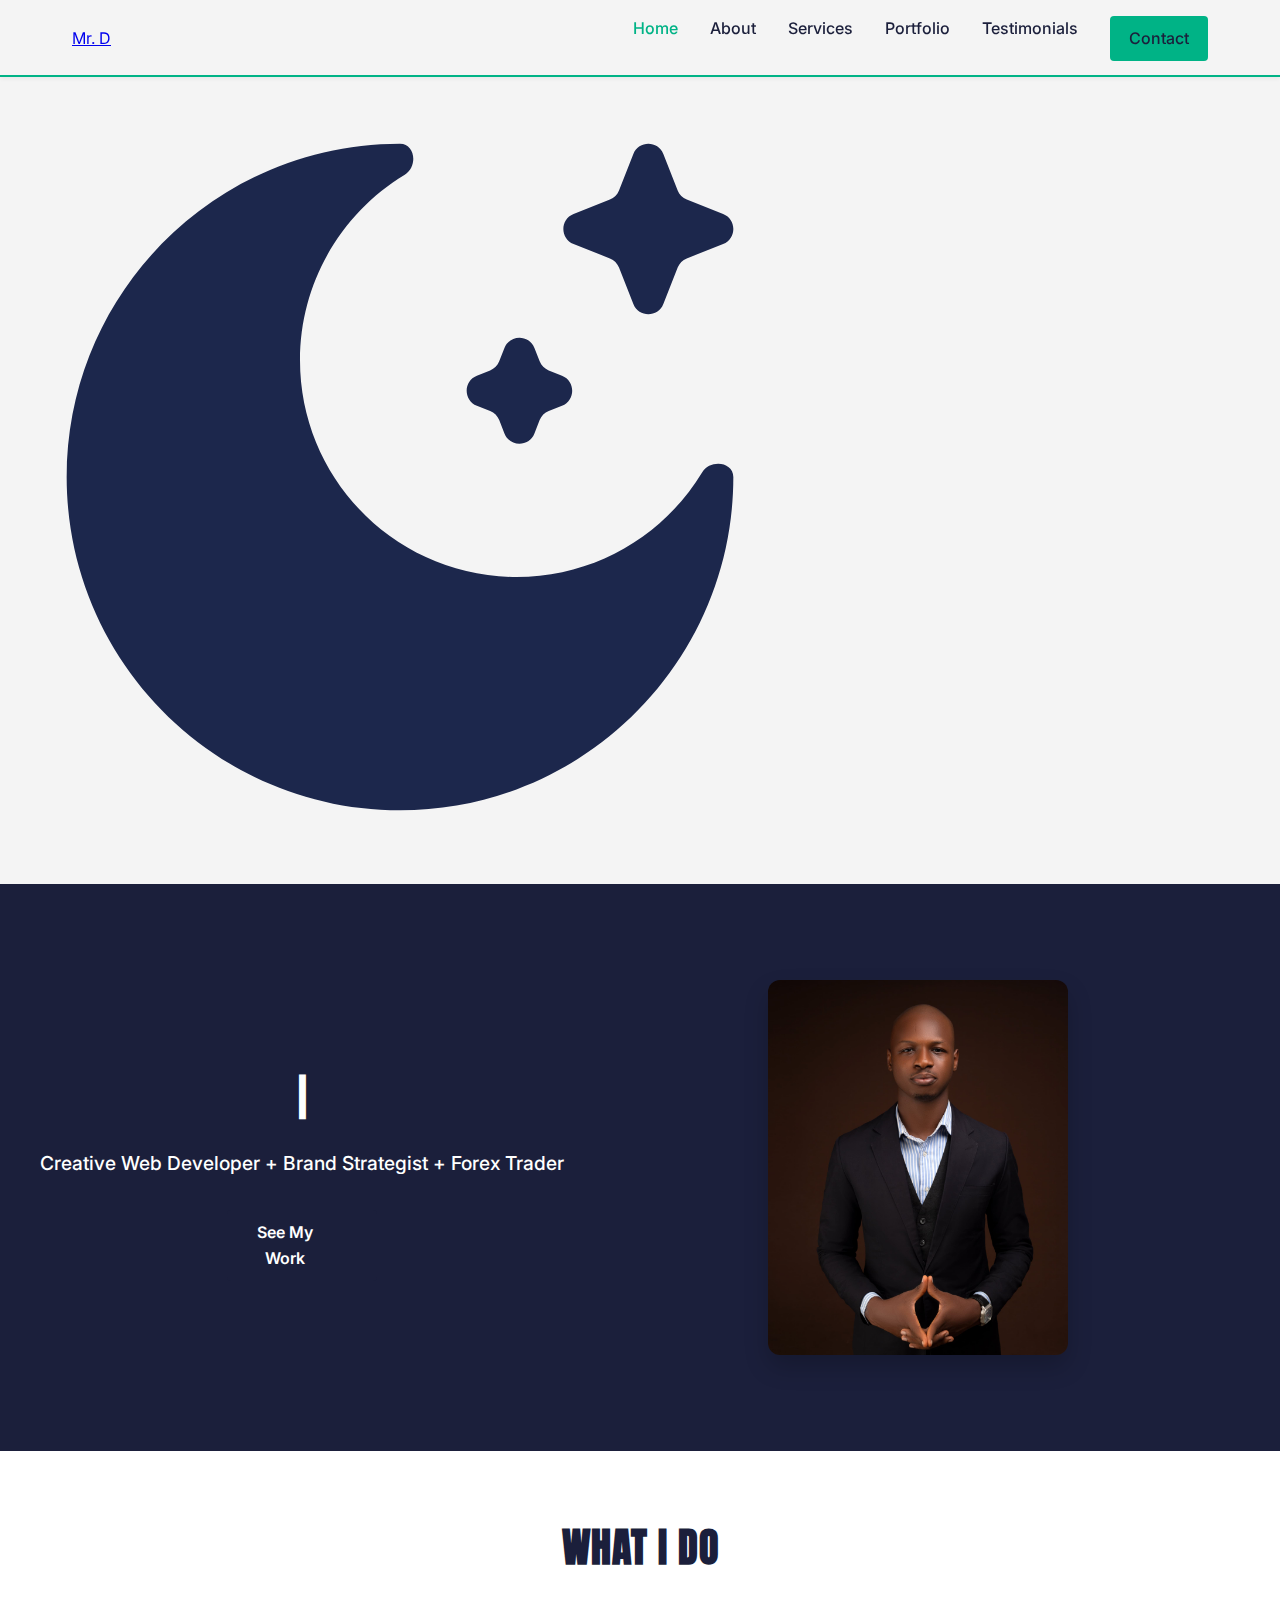
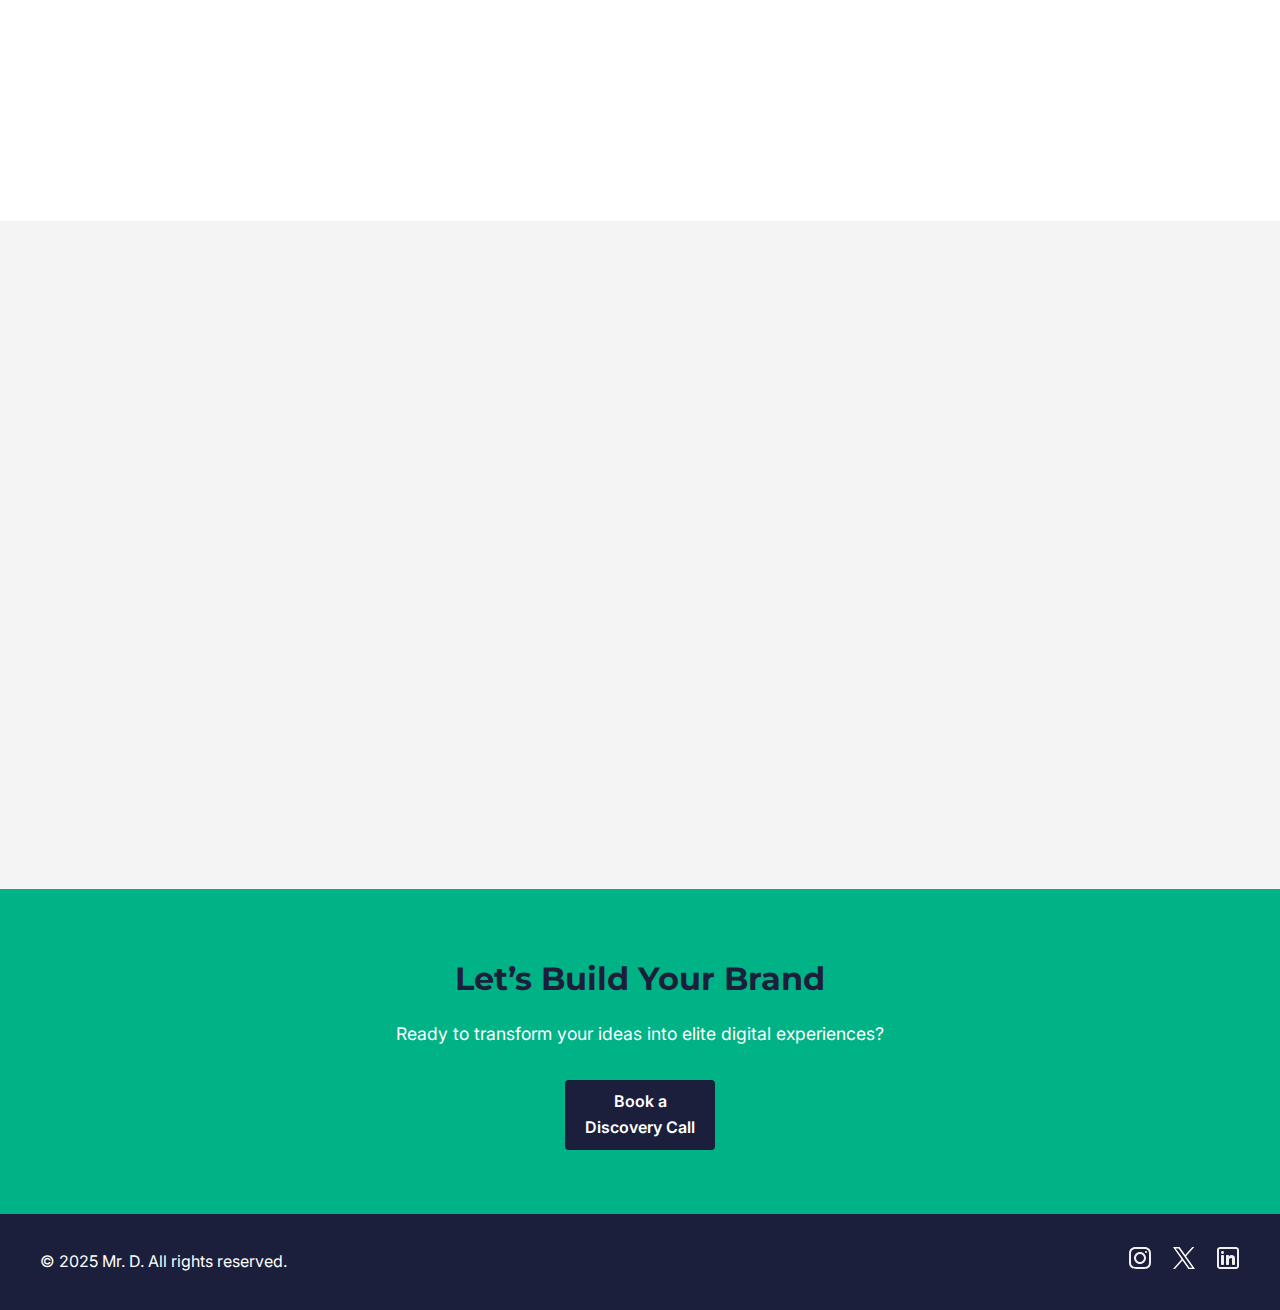
<file: index.html>
<!DOCTYPE html>
<html lang="en">
<head>
  <meta charset="UTF-8" />
  <meta name="viewport" content="width=device-width, initial-scale=1.0" />
  <meta name="description" content="Professional portfolio of Mr. D - Web Developer, Brand Strategist, and Forex Trader">
  <meta name="keywords" content="web development, branding, forex trading, portfolio">
  <meta name="author" content="Mr. D">
  <title>Mr. D | Creative Web Developer & Brand Strategist</title>
  <link rel="stylesheet" href="css/style.css" />
  <link rel="icon" href="images/favicon.png" type="image/x-icon" />
  <link rel="preconnect" href="https://fonts.googleapis.com">
  <link rel="preconnect" href="https://fonts.gstatic.com" crossorigin>
  <link href="https://fonts.googleapis.com/css2?family=Anton&family=Inter:wght@400;500&display=swap" rel="stylesheet"> <!-- ANTON FONT -->
  <link href="https://fonts.googleapis.com/css2?family=Anton&family=Montserrat:wght@600;700&family=Inter:wght@400;500&display=swap" rel="stylesheet"> <!--- MONTSERRAT FONT --->
</head>
<body>

    <nav class="navbar" id="mainNavbar">
      <div class="container nav-wrapper">
        <a href="index.html" class="navbar-brand">Mr. <span>D</span></a>
    
    <!-- Desktop Menu -->
    <ul class="nav-links">
      <li><a href="index.html" class="active">Home</a></li>
      <li><a href="about.html">About</a></li>
      <li><a href="services.html">Services</a></li>
      <li><a href="portfolio.html">Portfolio</a></li>
      <li><a href="testimonies.html">Testimonials</a></li>
      <li><a href="contact.html" class="btn-emerald">Contact</a></li>
    </ul>
    
    <!-- Mobile Menu Toggle -->
    <button id="menuToggle" class="menu-toggle">
      <span class="toggle-icon dot"></span>
      <span class="toggle-icon dash"></span>
      <span class="toggle-icon dot"></span>
    </button>
  </div>
</nav>

<!-- Mobile Side Menu -->
<nav id="sideNav" class="side-nav">
  <ul>
    <li><a href="index.html" class="active">Home</a></li>
    <li><a href="about.html">About</a></li>
    <li><a href="services.html">Services</a></li>
    <li><a href="portfolio.html">Portfolio</a></li>
    <li><a href="testimonies.html">Testimonials</a></li>
    <li><a href="contact.html" class="btn-emerald">Contact</a></li>
  </ul>
</nav>

<div id="menuBackdrop" class="menu-backdrop"></div>

    <!-- Dark/Light Mode Toggle -->
    <div class="dark-toggle" id="darkToggle">
        <img src="images/moon-icon-light.svg" alt="Toggle Dark Mode" id="modeIcon"/>
    </div>

  <!-- Hero Section -->
<header class="hero-section">
  <div class="container hero-wrapper">
    <!-- Left: Text -->
    <div class="hero-text">
      <h2 id="typing-text"></h2>
      <p>Creative Web Developer + Brand Strategist + Forex Trader</p>
      <a href="portfolio.html" class="btn-dark arrow-btn">
        See My Work
        <span class="circle-arrow slide-in-right fade-in">
            <svg xmlns="http://www.w3.org/2000/svg" class="arrow-icon" viewBox="0 0 24 24" width="16" height="16" fill="none" stroke="currentColor" stroke-width="2" stroke-linecap="round" stroke-linejoin="round">
            <circle cx="12" cy="12" r="11" stroke="#fff"/>
            <polyline points="10 8 14 12 10 16" stroke="#fff"/>
            </svg>
        </span>
      </a>


    </div>

    <!-- Right: Image with tilt -->
    <div class="hero-image" id="tilt-container">
      <img src="images/MRD.jpg" alt="Mr. D professional portrait" id="tilt-image"/>
    </div>

  </div>
</header>

  <!-- Services Preview -->
  <section class="services-section">
    <div class="container">
      <h3>What I Do</h3>
      <div class="services-grid">
        <div class="service-card slide-in-left">
          <h4>Web Design</h4>
          <p>Clean, responsive websites for brands and businesses.</p>
        </div>
        <div class="service-card fade-in">
          <h4>Brand Strategy</h4>
          <p>Complete identity development to position your brand.</p>
        </div>
        <div class="service-card slide-in-right">
          <h4>Smart Trading</h4>
          <p>Proven forex strategies with real-time insights.</p>
        </div>
      </div>
    </div>
  </section>

  <!-- Portfolio Preview -->
  <section class="portfolio-preview fade-in">
    <div class="container">
      <h3>Featured Projects</h3>
      <div class="portfolio-grid">
        <div class="project-card">
          <img src="images/urbannest.jpg" alt="UrbanNest Booking Site Project"/>
          <h4>UrbanNest Booking Site</h4>
        </div>
        <div class="project-card">
          <img src="images/vaultabank.jpg" alt="VaultaBank Banking Project"/>
          <h4>Vaulta Banking Site</h4>
        </div>
        <div class="project-card">
          <img src="images/mr_d.jpg" alt="Mr. D Portfolio Website"/>
          <h4>Personal Branding Kit</h4>
        </div>
      </div>
      <a href="portfolio.html" class="btn-emerald">See More</a>
    </div>
  </section>

  <!-- Testimonials Preview -->
  <section class="testimonials-preview fade-in">
    <div class="container">
      <h3>What Clients Say</h3>
      <blockquote>
        “Mr. D gave my brand life and my business a digital presence I never imagined.”
        <cite>– Jessica Ade, Founder</cite>
      </blockquote>
    </div>
  </section>

  <!-- CTA Section -->
  <section class="cta-section">
    <div class="container">
      <h2>Let’s Build Your Brand</h2>
      <p>Ready to transform your ideas into elite digital experiences?</p>
      <a href="contact.html" class="btn-dark">Book a Discovery Call</a>
    </div>
  </section>

  <!-- Footer -->
  <footer class="site-footer">
    <div class="container footer-wrapper">
      <p>&copy; 2025 Mr. D. All rights reserved.</p>
      <div class="social-icons">
        <a href="https://www.instagram.com//uwem_mr_d"><img src="images/ig.svg" alt="Instagram"/></a>
        <a href="https://www.x.com/mrd_uwem"><img src="images/x.svg" alt="Twitter"/></a>
        <a href="#"><img src="images/linkedin.svg" alt="LinkedIn"/></a>
      </div>
    </div>
  </footer>

  <script src="js/main.js"></script>
  <script src="js/darkmode.js"></script>
</body>
</html>
</file>
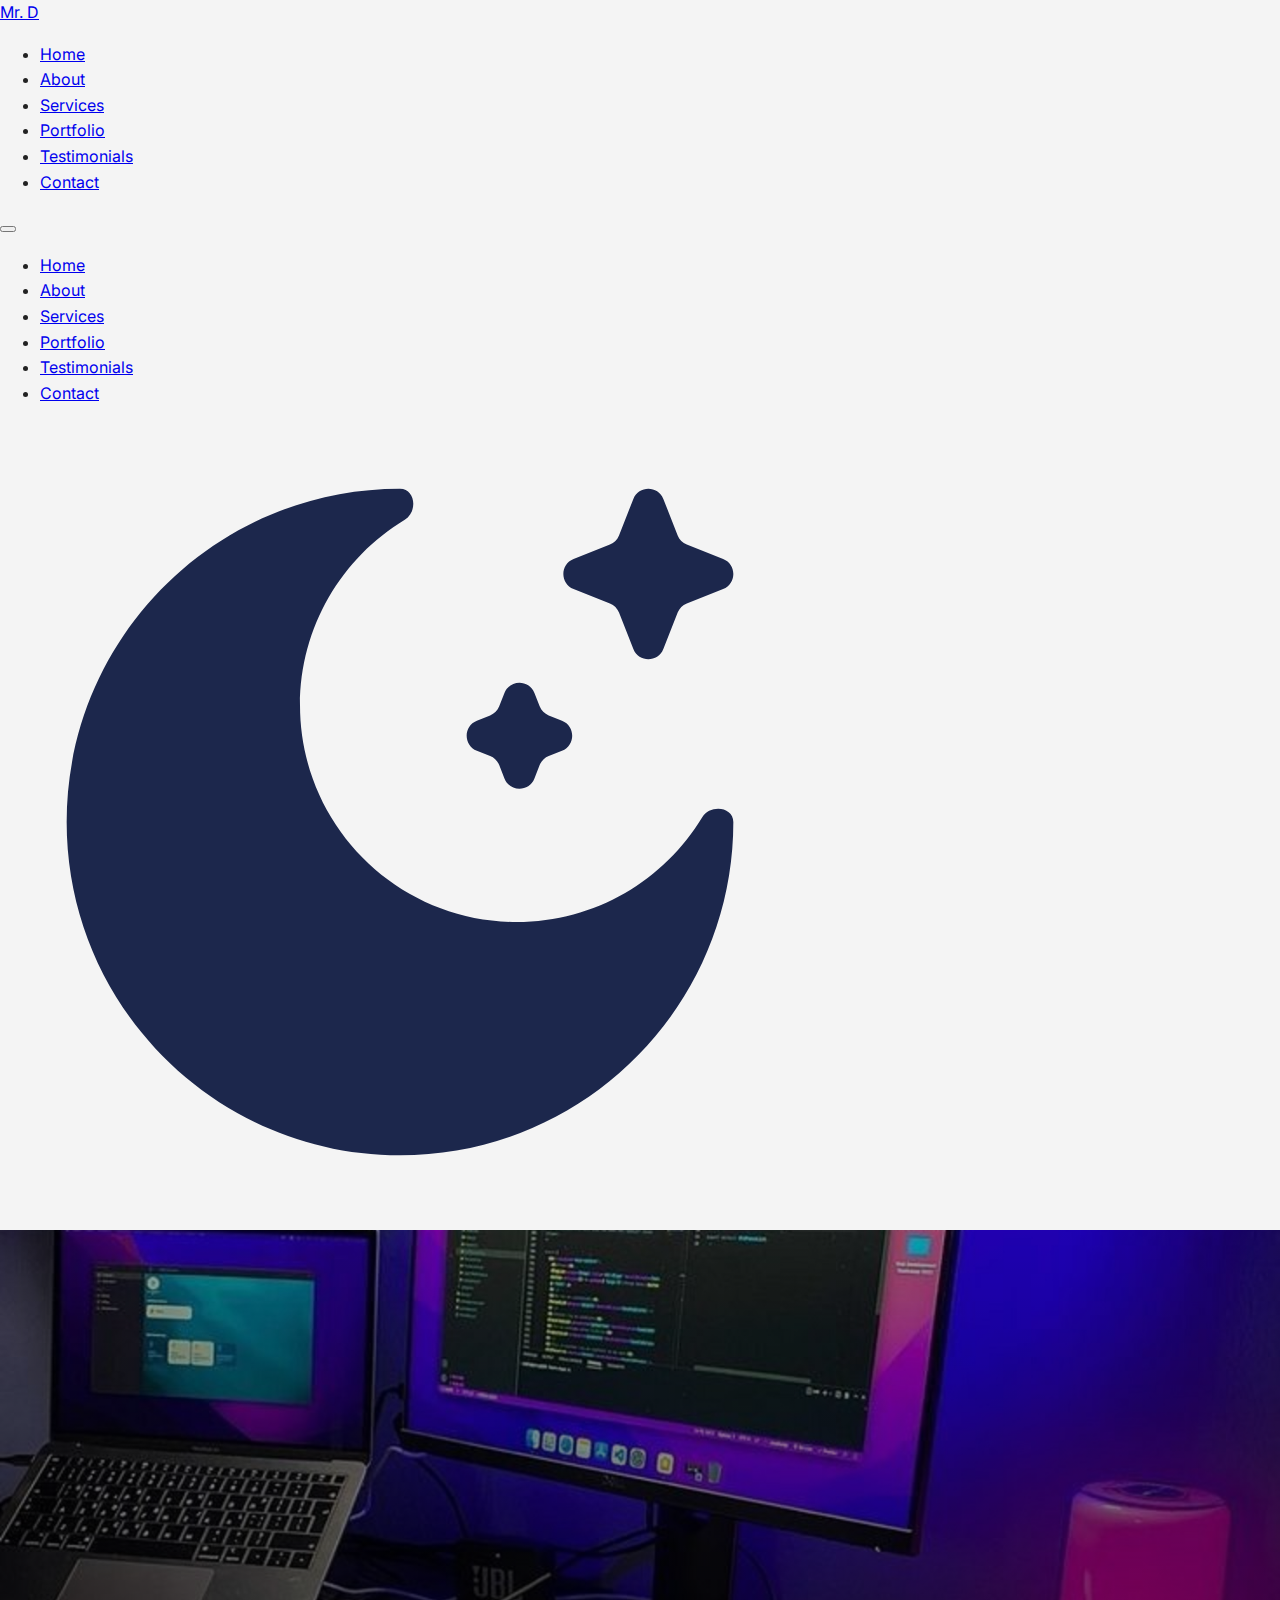
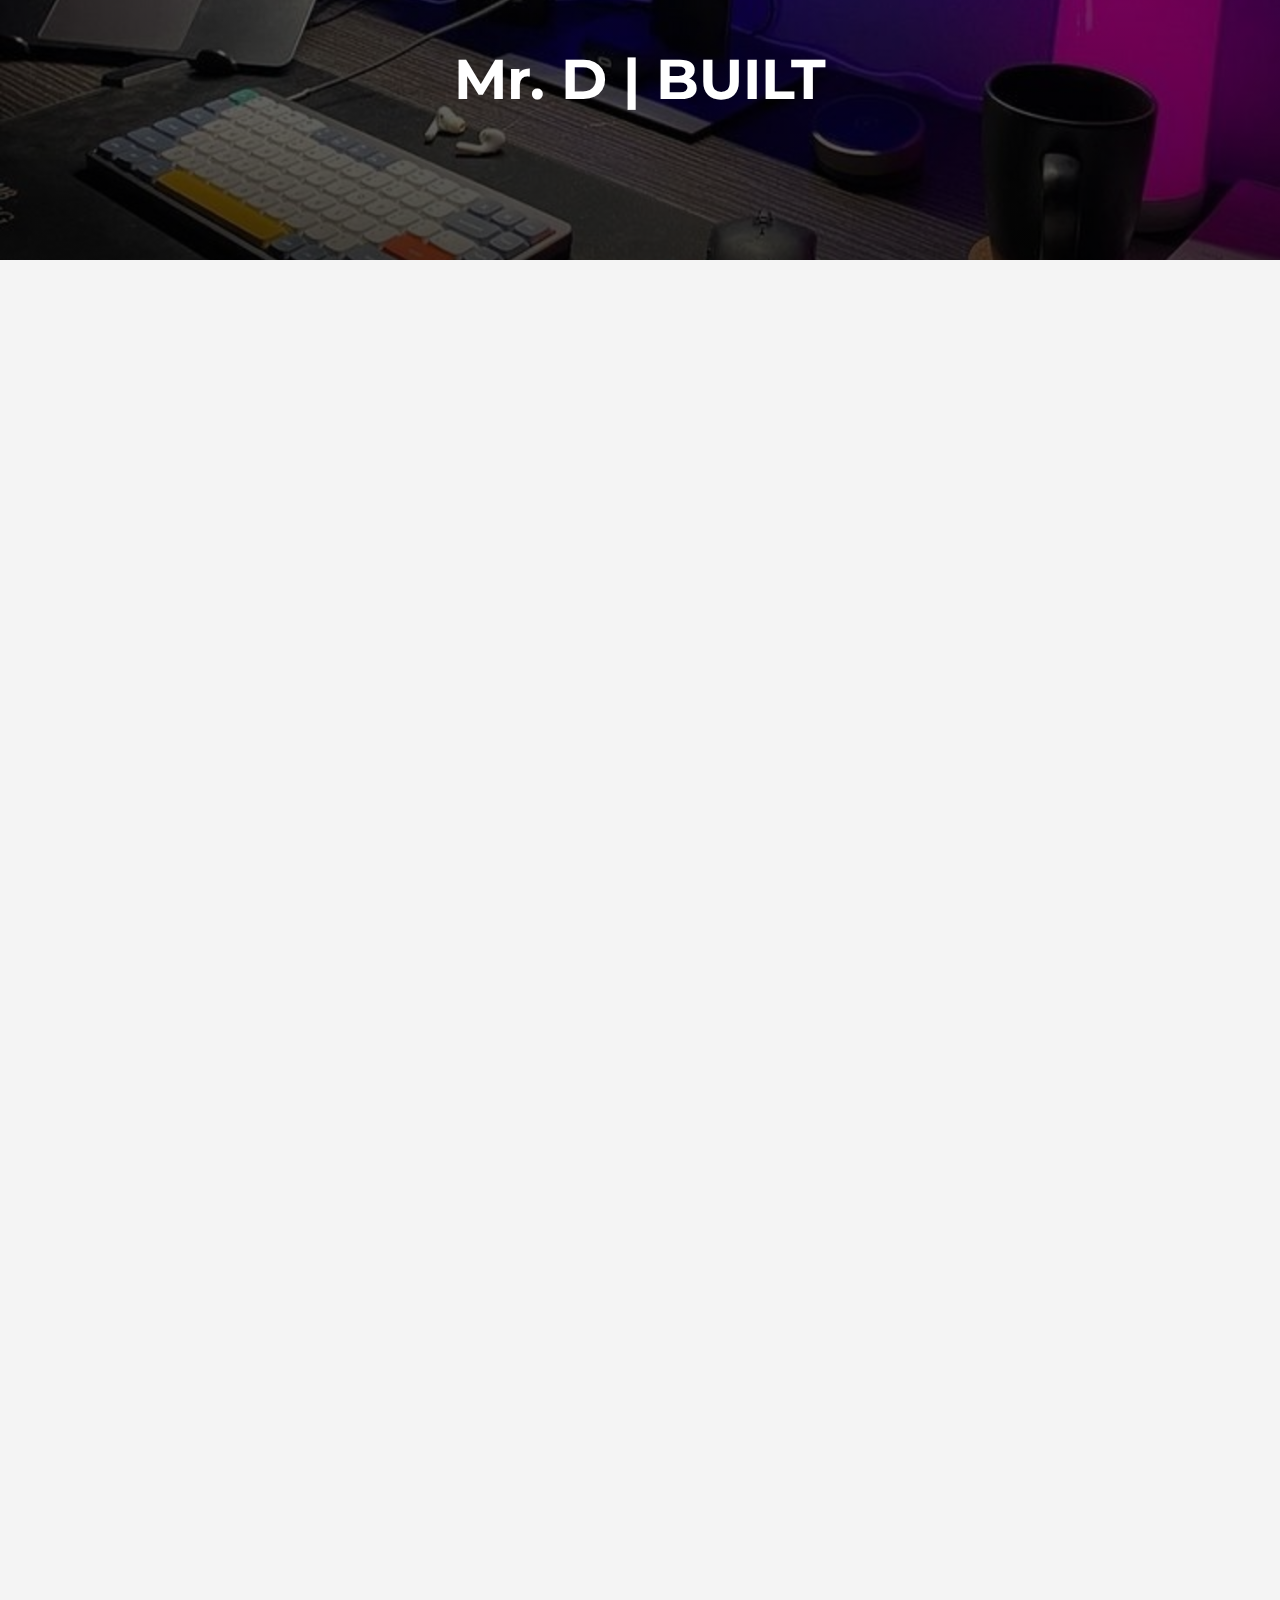
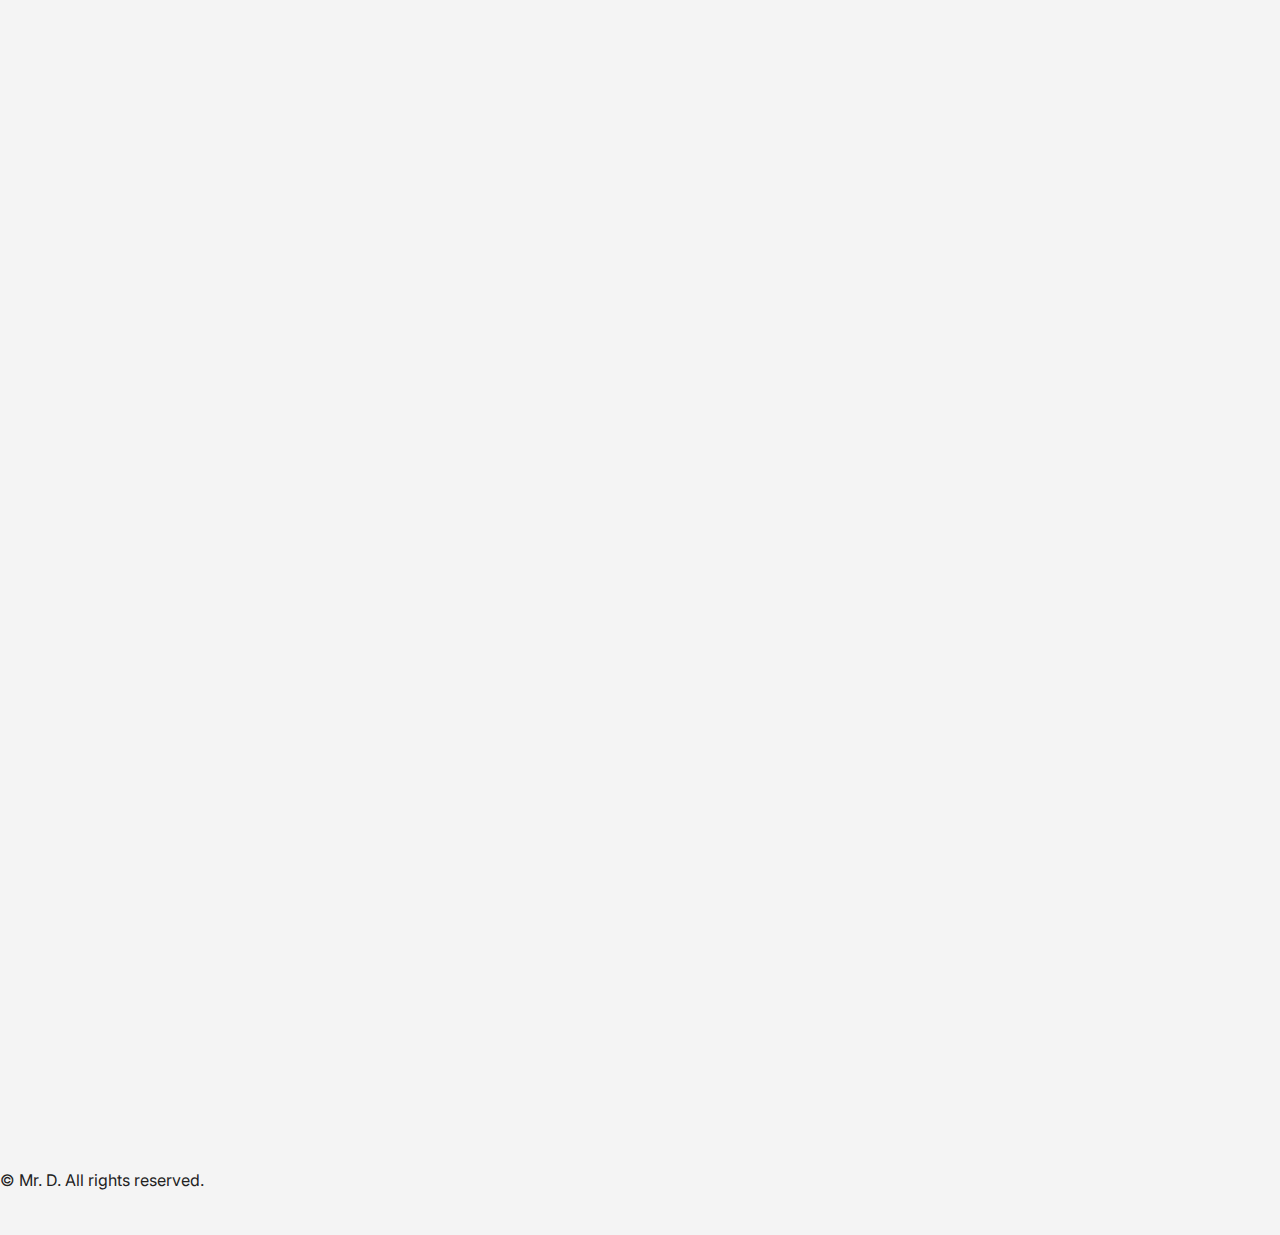
<file: about.html>
<!DOCTYPE html>
<html lang="en">
<head>
  <meta charset="UTF-8" />
  <meta name="viewport" content="width=device-width, initial-scale=1.0" />
  <meta name="description" content="Professional portfolio of Mr. D - Web Developer, Brand Strategist, and Forex Trader">
  <meta name="keywords" content="web development, branding, forex trading, portfolio">
  <meta name="author" content="Mr. D">
  <title>About | Mr. D</title>
  <link rel="stylesheet" href="css/about.css" />
  <link rel="icon" href="images/favicon.png" type="image/x-icon" />
  <link rel="preconnect" href="https://fonts.googleapis.com">
  <link rel="preconnect" href="https://fonts.gstatic.com" crossorigin>
  <link href="https://fonts.googleapis.com/css2?family=Anton&family=Inter:wght@400;500&display=swap" rel="stylesheet"> <!-- ANTON FONT -->
  <link href="https://fonts.googleapis.com/css2?family=Anton&family=Montserrat:wght@600;700&family=Inter:wght@400;500&display=swap" rel="stylesheet"> <!--- MONTSERRAT FONT --->
</head>
<body>
  
  <nav class="navbar" id="mainNavbar">
  <div class="container nav-wrapper">
    <a href="index.html" class="navbar-brand">Mr. <span>D</span></a>
    
    <!-- Desktop Menu -->
    <ul class="nav-links">
      <li><a href="index.html">Home</a></li>
      <li><a href="about.html" class="active">About</a></li>
      <li><a href="services.html">Services</a></li>
      <li><a href="portfolio.html">Portfolio</a></li>
      <li><a href="testimonies.html">Testimonials</a></li>
      <li><a href="contact.html" class="btn-emerald">Contact</a></li>
    </ul>
    
    <!-- Mobile Menu Toggle -->
    <button id="menuToggle" class="menu-toggle">
      <span class="toggle-icon dot"></span>
      <span class="toggle-icon dash"></span>
      <span class="toggle-icon dot"></span>
    </button>
  </div>
</nav>

<!-- Mobile Side Menu -->
<nav id="sideNav" class="side-nav">
  <ul>
    <li><a href="index.html">Home</a></li>
    <li><a href="about.html" class="active">About</a></li>
    <li><a href="services.html">Services</a></li>
    <li><a href="portfolio.html">Portfolio</a></li>
    <li><a href="testimonies.html">Testimonials</a></li>
    <li><a href="contact.html" class="btn-emerald">Contact</a></li>
  </ul>
</nav>

<!-- <div id="menuBackdrop" class="menu-backdrop"></div> -->

  <div class="menu-backdrop" id="menuBackdrop" tabindex="-1"></div>

  <!-- Theme Toggle -->
  <!-- <button class="theme-toggle" id="themeToggle" aria-label="Toggle theme">
    <img id="themeIcon" src="images/moon-icon-light.svg" alt="Toggle Dark Mode" id="modeIcon" />
  </button> -->

  <!-- DARK MODE TOGGLE -->
    <div class="dark-toggle" id="darkToggle">
        <img src="images/moon-icon-light.svg" alt="Toggle Dark Mode" id="modeIcon" />
    </div>

  <!-- Hero Section -->
  <header class="about-hero">
    <div class="overlay"></div>
    <div class="hero-text-center">
      <h1 id="typing-text"></h1>
    </div>
  </header>

  <!-- Main Content -->
  <main class="about-content">
    <section class="about-section slide-in-left">
      <h2>My Journey | Becoming Mr. D</h2>
      <p>I am Mr. D - the 'D' stands for everything good and visionary. It could be Discipline, Determination (my
        favorite), or Direction. Where sleeping entrepreneurs think there can't be life in their brand or business
        anymore, I bring life. I'm passionate about helping people, transforming visions into brands, and making
        money as well (obviously). As a resourceful Web Developer, Brand Creator, Forex Trainer, and Technical
        Analyst, I offer a unique blend of <strong>technical expertise and market-savvy strategy</strong>.</p>
      <p>I'm passionate about helping people, transforming visions into brands, and making
        money as well (obviously). As a resourceful Web Developer, Brand Creator, Forex Trainer, and Technical
        Analyst, I offer a unique blend of technical expertise and market-savvy strategy. <strong>dance with life and face it all head-on</strong>.</p>
      <p><strong>The name Mr. D</strong> was born out of a thirst and hunger for something more. I was a nobody—and I believed I was a nobody—but even while being a nobody, I took the bold step to make life happen for me.</p>
    </section>

    <section class="about-section fade-in">
      <h2>My Mission</h2>
      <p>My mission is to elevate brands of all types and classes. Push them to unlimited heights. Teach them how to fly and help them soar.</p>
    </section>

    <section class="about-section slide-in-right">
      <h2>What I Do</h2>
      <p>I design clean, conversion-driven websites and visual identities for bold businesses, creators, and dreamers. Brands that don't just look good — but move people to act.</p>
      <p>I trade smart money concepts — analyzing the charts with precision, building systems that work even when emotions don't. I don't teach hype. I teach process. And I build platforms that align with vision.</p>
    </section>

    <section class="about-section slide-in-left">
      <h2>Who I've Worked With</h2>
      <p>Over the years, I've collaborated with a wide range of individuals, startups, and firms across various industries — from tech and branding to financial markets.</p>
      <div class="clients-logos">
        <img src="images/clients/contour.png" alt="Contour Trading Firm" loading="lazy" />
        <img src="images/clients/ryze.png" alt="Ryze Funded" loading="lazy" />
        <img src="images/clients/express.png" alt="Express Funded" loading="lazy" />
      </div>
    </section>

    <section class="about-section fade-in">
      <h2>What Makes Me Different</h2>
      <p>I didn't learn this from luxury. I learned this from hunger. Every click, every chart, every headline is backed by real-world pressure — and purpose.</p>
      <p>I bring strategy to design. I bring <span class="highlight">structure to chaos.</span> I bring <span class="highlight">soul into spaces</span> most people leave soulless. My work is personal — because my brand is built on scars, not just skills.</p>
    </section>

    <section class="about-section slide-in-right">
      <h2>Let's Work</h2>
      <p>Whether you're ready to build a brand, design a platform, or grow your trading mindset — I'm not here to waste your time. I'm here to get results. Real ones.</p>
      <a href="contact.html" class="btn-dark">Let's Get You Started</a>
    </section>
  </main>

  <!-- ===== FOOTER ===== -->
  <footer class="site-footer">
    <div class="footer-wrapper">
      <p>&copy; <span id="year"></span> Mr. D. All rights reserved.</p>
      <div class="social-icons">
        <a href="http://www.instagram.com/uwem_mr_d"><img src="images/instagram.svg" alt="Instagram" loading="lazy"></a>
        <a href="#"><img src="images/linkedin.svg" alt="LinkedIn" loading="lazy"></a>
        <a href="http://www.github.com//Sav_kin9"><img src="images/github.svg" alt="GitHub" loading="lazy"></a>
      </div>
    </div>
  </footer>

  <script src="js/about.js"></script>
</body>
</html>
</file>
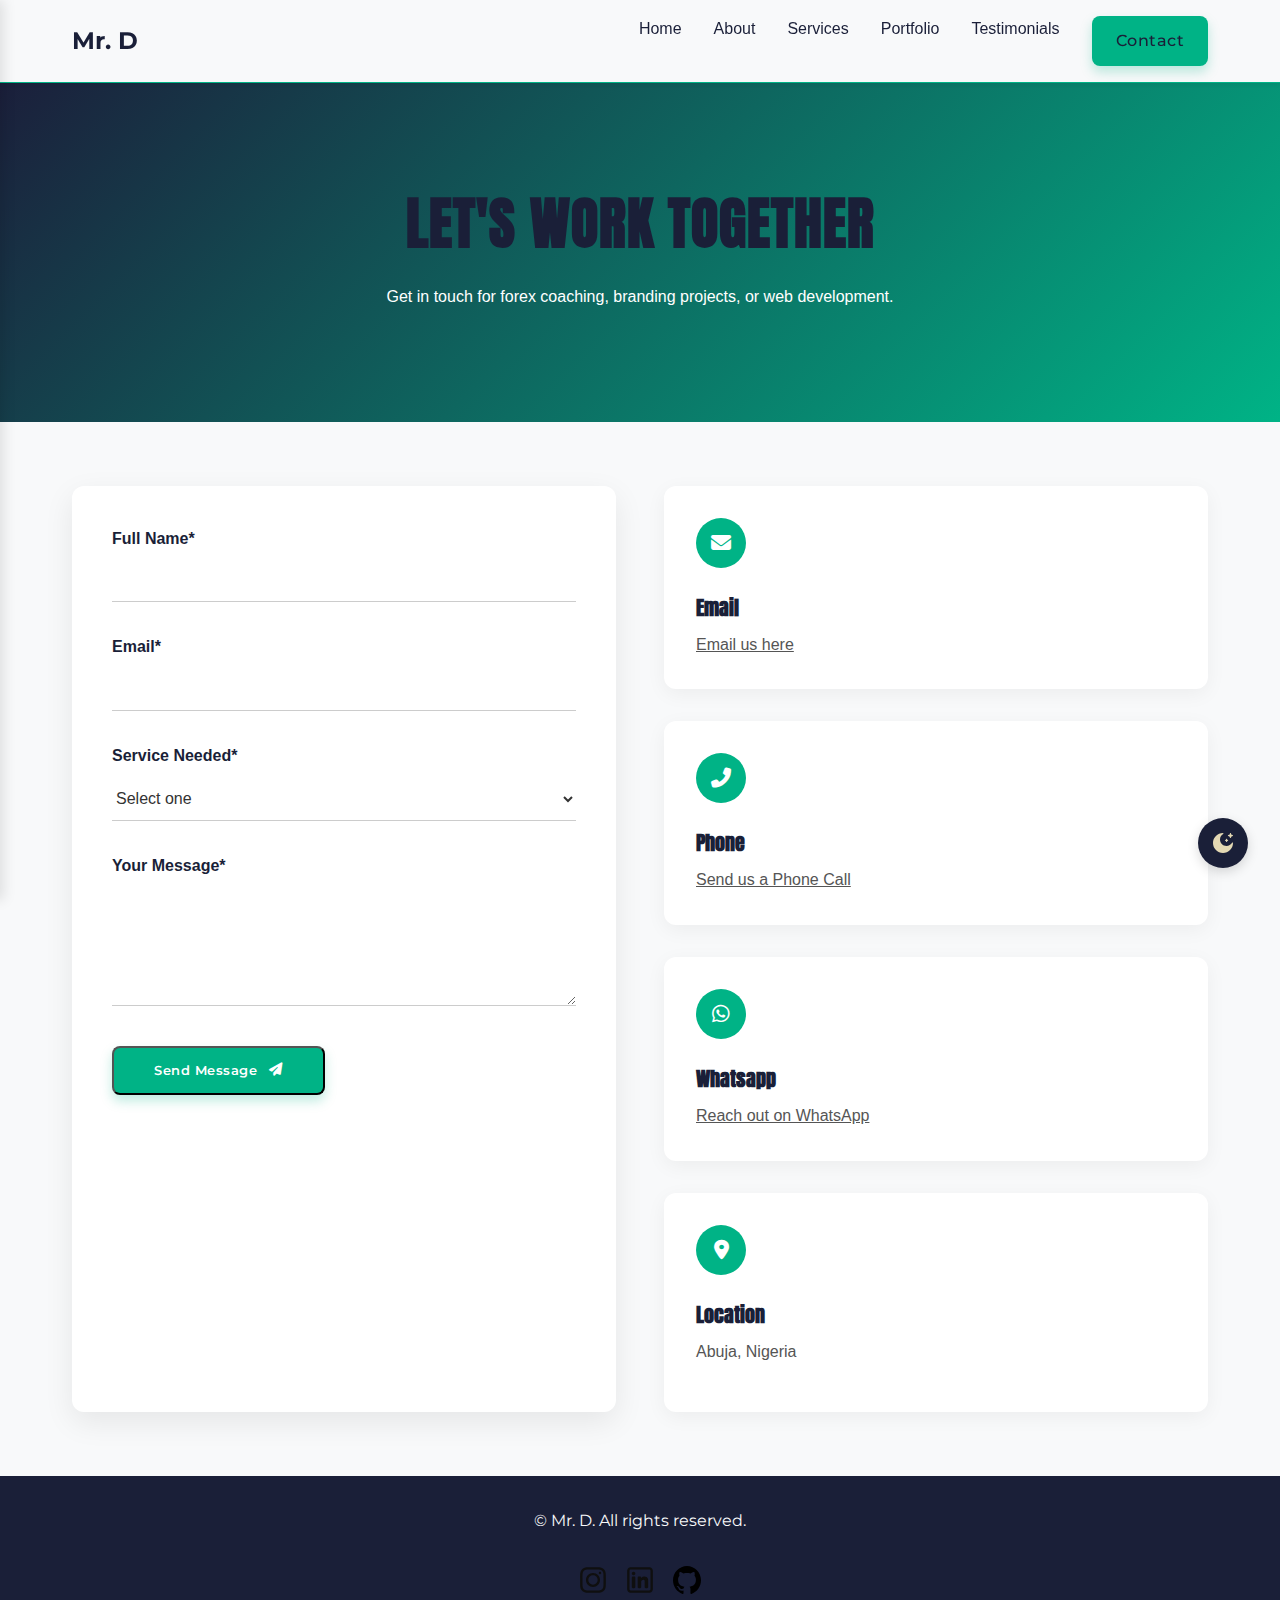
<file: contact.html>
<!DOCTYPE html>
<html lang="en">
<head>
  <meta charset="UTF-8" />
  <meta name="viewport" content="width=device-width, initial-scale=1.0" />
  <meta name="description" content="Professional portfolio of Mr. D - Web Developer, Brand Strategist, and Forex Trader">
  <meta name="keywords" content="web development, branding, forex trading, portfolio">
  <meta name="author" content="Mr. D">
  <title>Contact | Mr. D</title>
  <link rel="stylesheet" href="css/contact.css" />
  <link rel="icon" href="images/favicon.png" type="image/x-icon" />
  <link rel="preconnect" href="https://fonts.googleapis.com">
  <link rel="preconnect" href="https://fonts.gstatic.com" crossorigin>
  <link href="https://fonts.googleapis.com/css2?family=Anton&family=Inter:wght@400;500&display=swap" rel="stylesheet"> <!-- ANTON FONT -->
  <link href="https://fonts.googleapis.com/css2?family=Anton&family=Montserrat:wght@600;700&family=Inter:wght@400;500&display=swap" rel="stylesheet"> <!--- MONTSERRAT FONT --->
  <link rel="stylesheet" href="https://cdnjs.cloudflare.com/ajax/libs/font-awesome/6.4.0/css/all.min.css">
</head>
<body>

  <!-- Reuse your navbar from services.html -->

   <!-- ===== NAVBAR (Already includes scroll-trigger and toggle effects) ===== -->
  <nav class="navbar" id="mainNavbar">
  <div class="container nav-wrapper">
    <a href="index.html" class="navbar-brand">Mr. <span>D</span></a>
    
    <!-- Desktop Menu -->
    <ul class="nav-links">
      <li><a href="index.html">Home</a></li>
      <li><a href="about.html">About</a></li>
      <li><a href="services.html">Services</a></li>
      <li><a href="portfolio.html">Portfolio</a></li>
      <li><a href="testimonies.html">Testimonials</a></li>
      <li><a href="contact.html" class="btn-emerald" class="active">Contact</a></li>
    </ul>
    
    <!-- Mobile Menu Toggle -->
    <button id="menuToggle" class="menu-toggle">
      <span class="toggle-icon dot"></span>
      <span class="toggle-icon dash"></span>
      <span class="toggle-icon dot"></span>
    </button>
  </div>
</nav>

<!-- Mobile Side Menu -->
<nav id="sideNav" class="side-nav">
  <ul>
    <li><a href="index.html">Home</a></li>
    <li><a href="about.html">About</a></li>
    <li><a href="services.html">Services</a></li>
    <li><a href="portfolio.html" class="active">Portfolio</a></li>
    <li><a href="testimonies.html">Testimonials</a></li>
    <li><a href="contact.html" class="btn-emerald">Contact</a></li>
  </ul>
</nav>

  <div class="menu-backdrop" id="menuBackdrop" tabindex="-1"></div>

    <!-- DARK MODE TOGGLE -->
    <div class="dark-toggle" id="darkToggle">
        <img src="images/moon-icon-light.svg" alt="Toggle Dark Mode" id="modeIcon" loading="lazy" />
    </div>

  <section class="contact-hero">
    <div class="hero-content">
      <h1>Let's Work Together</h1>
      <p>Get in touch for forex coaching, branding projects, or web development.</p>
    </div>
  </section>

  <section class="contact-section">
    <div class="contact-container">
      <!-- Left Column - Form -->
      <div class="form-column">
        <form id="contactForm" action="#" method="POST" class="contact-form">
          <div class="form-group">
            <label for="name">Full Name*</label>
            <input type="text" id="name" name="name" required>
            <div class="underline"></div>
          </div>
          
          <div class="form-group">
            <label for="email">Email*</label>
            <input type="email" id="email" name="email" required>
            <div class="underline"></div>
          </div>
          
          <div class="form-group">
            <label for="service">Service Needed*</label>
            <select id="service" name="service" required>
              <option value="" disabled selected>Select one</option>
              <option value="forex">Forex Training</option>
              <option value="branding">Brand Creation</option>
              <option value="trading_signals">Forex Trading Signals</option>
              <option value="webdev">Web Development</option>
              <option value="other">Other</option>
            </select>
            <div class="underline"></div>
          </div>
          
          <div class="form-group">
            <label for="message">Your Message*</label>
            <textarea id="message" name="message" rows="5" required></textarea>
            <div class="underline"></div>
          </div>
          
          <button type="submit" class="btn-emerald">
            <span class="btn-text">Send Message</span>
            <i class="fas fa-paper-plane"></i>
          </button>
        </form>
      </div>
      
      <!-- Right Column - Contact Info -->
      <div class="info-column">
        <div class="contact-card">
          <div class="card-icon">
            <i class="fas fa-envelope"></i>
          </div>
          <h3>Email</h3>
          <a href="mailto:saviournkanga@gmail.com">Email us here</a>
        </div>
        
        <div class="contact-card">
          <div class="card-icon">
            <i class="fas fa-phone-alt"></i>
          </div>
          <h3>Phone</h3>
          <a href="tel:+2348137832655">Send us a Phone Call</a>
        </div>
        
        <div class="contact-card">
          <div class="card-icon">
            <i class="fab fa-whatsapp"></i>
          </div>
          <h3>Whatsapp</h3>
          <a href="https://wa.me/2348137832655?text=Hello%20Mr.%20D%2C%20I%27m%20interested%20in%20your%20services">Reach out on WhatsApp</a>
        </div>
        
        <div class="contact-card">
          <div class="card-icon">
            <i class="fas fa-map-marker-alt"></i>
          </div>
          <h3>Location</h3>
          <p>Abuja, Nigeria</p>
        </div>
      </div>
    </div>
  </section>

  <!-- Reuse your footer from services.html -->

   <!-- ===== FOOTER ===== -->
  <footer class="site-footer">
    <div class="footer-wrapper">
      <p>&copy; <span id="year"></span> Mr. D. All rights reserved.</p>
      <div class="social-icons">
        <a href="http://www.instagram.com/uwem_mr_d"><img src="images/instagram.svg" alt="Instagram" loading="lazy"></a>
        <a href="#"><img src="images/linkedin.svg" alt="LinkedIn" loading="lazy"></a>
        <a href="http://www.github.com/Sav_kin9"><img src="images/github.svg" alt="GitHub" loading="lazy"></a>
      </div>
    </div>
  </footer>

  <!-- Toast container stays -->
<div id="toastContainer" class="toast-container"></div>

  

  <script src="js/contact.js"></script>
  <script src="https://cdn.emailjs.com/dist/email.min.js"></script>

</body>
</html>
</file>
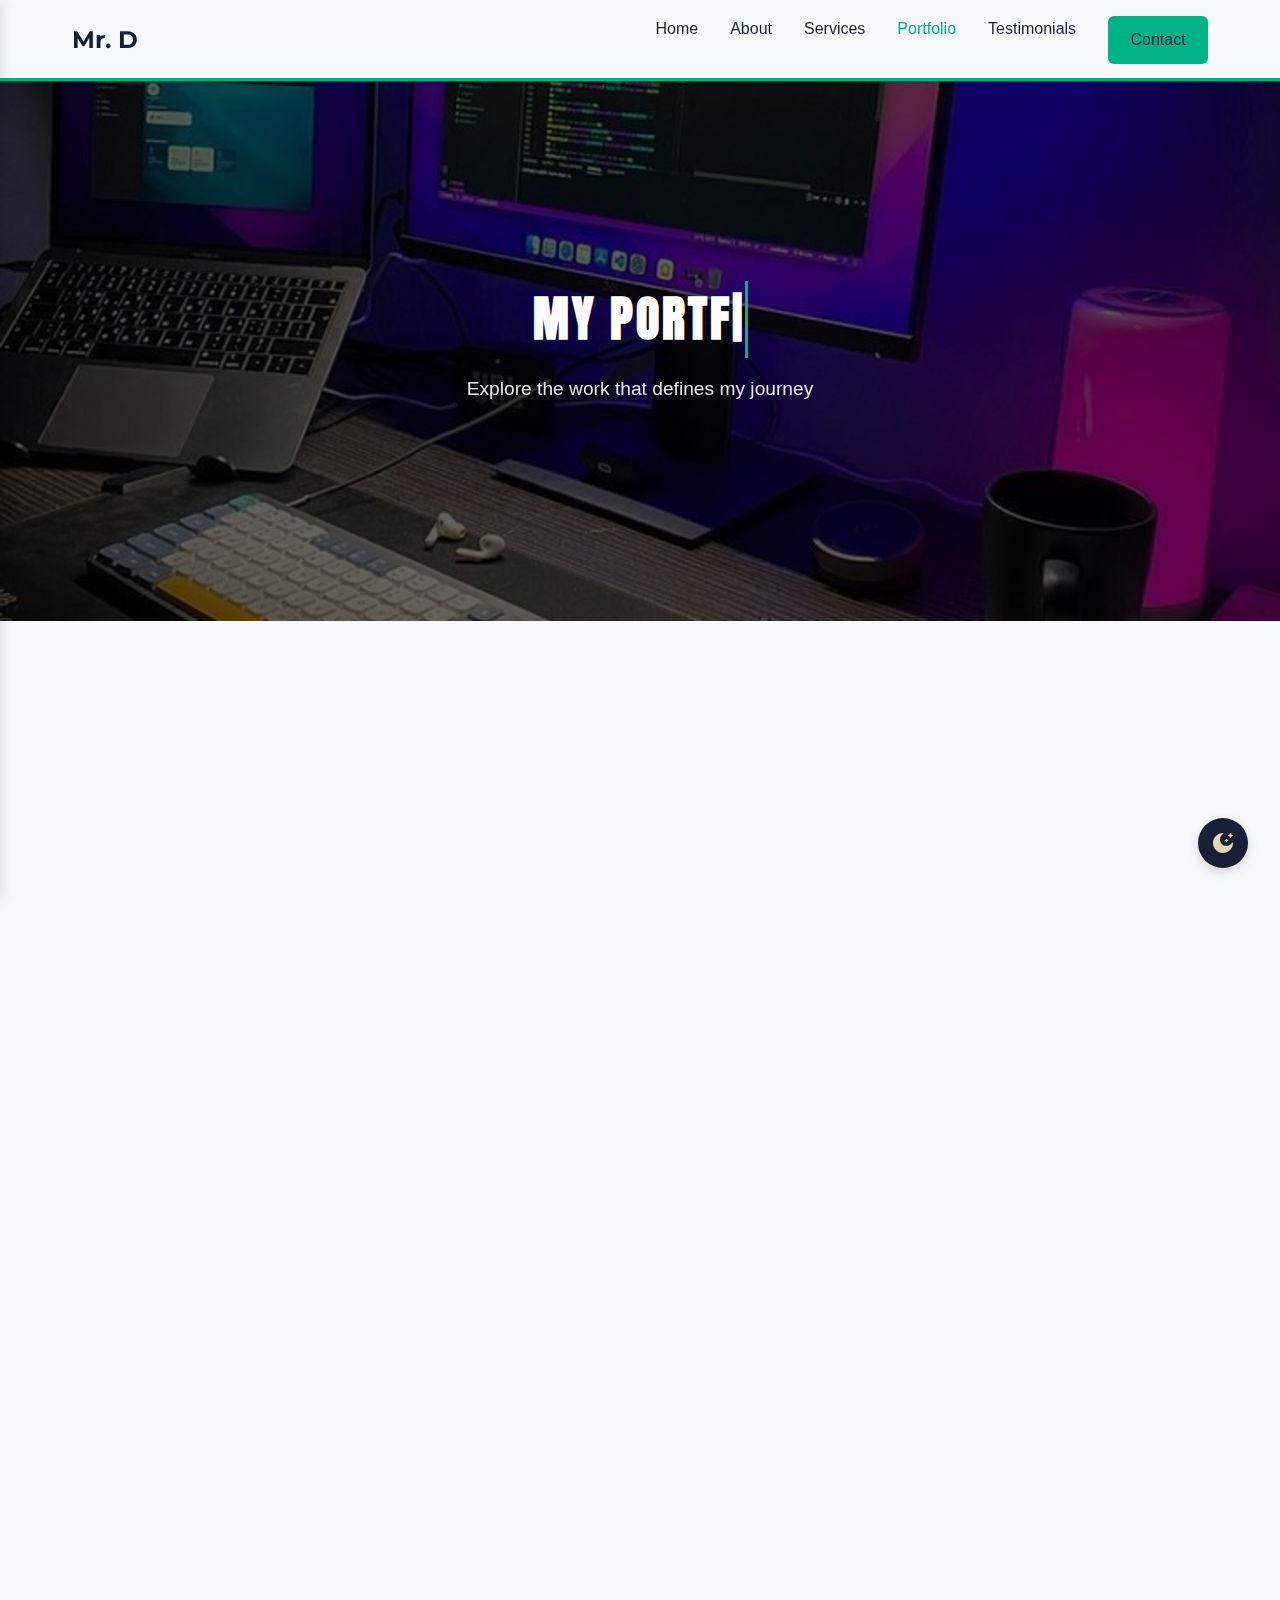
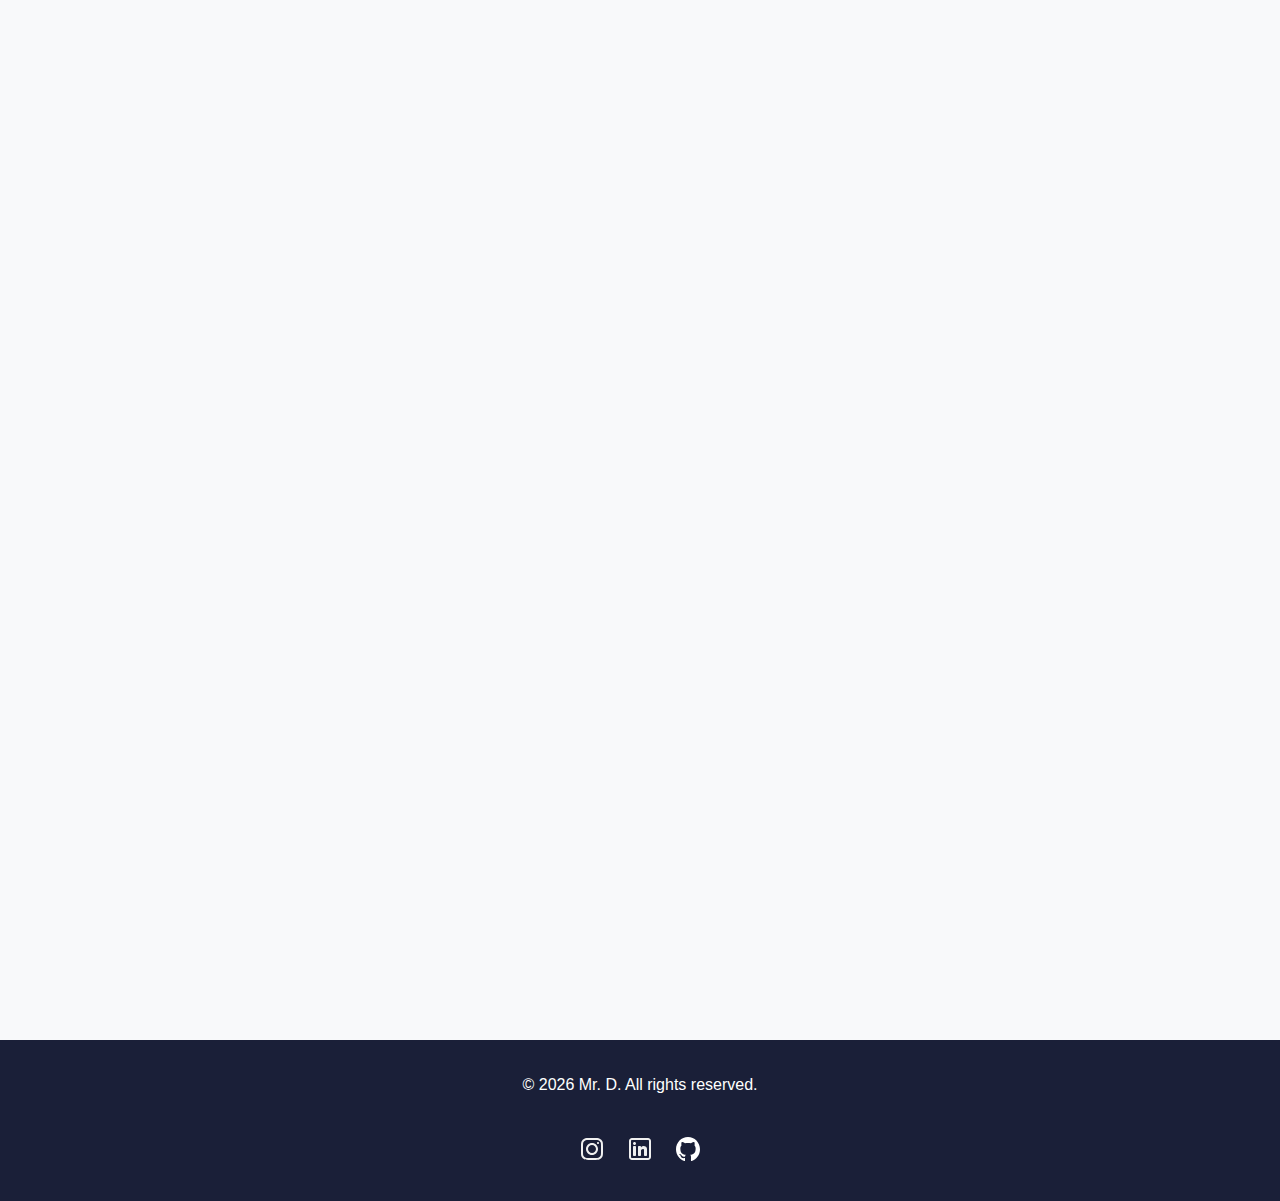
<file: portfolio.html>
<!DOCTYPE html>
<html lang="en">
<head>
  <meta charset="UTF-8" />
  <meta name="viewport" content="width=device-width, initial-scale=1.0" />
  <meta name="description" content="Professional portfolio of Mr. D - Web Developer, Brand Strategist, and Forex Trader">
  <meta name="keywords" content="web development, branding, forex trading, portfolio">
  <meta name="author" content="Mr. D">
  <title>Portfolio | Mr. D</title>
  <link rel="stylesheet" href="css/portfolio.css" />
  <link rel="icon" href="images/favicon.png" type="image/x-icon" />
  <link rel="preconnect" href="https://fonts.googleapis.com">
  <link rel="preconnect" href="https://fonts.gstatic.com" crossorigin>
  <link href="https://fonts.googleapis.com/css2?family=Anton&family=Inter:wght@400;500&display=swap" rel="stylesheet"> <!-- ANTON FONT -->
  <link href="https://fonts.googleapis.com/css2?family=Anton&family=Montserrat:wght@600;700&family=Inter:wght@400;500&display=swap" rel="stylesheet"> <!--- MONTSERRAT FONT --->
</head>
<body>


  <!-- ===== NAVBAR (Already includes scroll-trigger and toggle effects) ===== -->
  <nav class="navbar" id="mainNavbar">
  <div class="container nav-wrapper">
    <a href="index.html" class="navbar-brand">Mr. <span>D</span></a>
    
    <!-- Desktop Menu -->
    <ul class="nav-links">
      <li><a href="index.html">Home</a></li>
      <li><a href="about.html">About</a></li>
      <li><a href="services.html">Services</a></li>
      <li><a href="portfolio.html" class="active">Portfolio</a></li>
      <li><a href="testimonies.html">Testimonials</a></li>
      <li><a href="contact.html" class="btn-emerald">Contact</a></li>
    </ul>
    
    <!-- Mobile Menu Toggle -->
    <button id="menuToggle" class="menu-toggle">
      <span class="toggle-icon dot"></span>
      <span class="toggle-icon dash"></span>
      <span class="toggle-icon dot"></span>
    </button>
  </div>
</nav>

<!-- Mobile Side Menu -->
<nav id="sideNav" class="side-nav">
  <ul>
    <li><a href="index.html">Home</a></li>
    <li><a href="about.html">About</a></li>
    <li><a href="services.html">Services</a></li>
    <li><a href="portfolio.html" class="active">Portfolio</a></li>
    <li><a href="testimonies.html">Testimonials</a></li>
    <li><a href="contact.html" class="btn-emerald">Contact</a></li>
  </ul>
</nav>

  <div class="menu-backdrop" id="menuBackdrop" tabindex="-1"></div>

    <!-- DARK MODE TOGGLE -->
    <div class="dark-toggle" id="darkToggle">
        <img src="images/moon-icon-light.svg" alt="Toggle Dark Mode" id="modeIcon" loading="lazy" />
    </div>


  <!-- ===== PORTFOLIO HERO ===== -->
  <header class="portfolio-hero">
    <div class="overlay"></div>
    <div class="hero-text-center">
      <h1 id="dynamic-text"></h1>
      <p>Explore the work that defines my journey</p>
    </div>
  </header>

  <!-- ===== DOWNLOAD CV SECTION ===== -->
  <section class="download-cv-section fade-in">
    <div class="container">
      <h2>Download My CV & Portfolio</h2>
      <p>Access my latest resume and detailed project portfolio below.</p>
      <div class="download-buttons">
        <a href="documents/cv.pdf" target="_blank" download class="btn-dark">📄 Download CV</a>
        <a href="documents/MrD-Portfolio.pdf" download class="btn-dark">📁 Download Portfolio</a>
      </div>
    </div>
  </section>

  <!-- ===== PROJECT SHOWCASE ===== -->
  <section class="portfolio-grid fade-in">
    <div class="container">
      <h2 class="section-title">Featured Projects</h2>

      <div class="project-card slide-in">
        <img src="images/vaulta-preview.jpg" alt="Vaulta Bank Preview" loading="lazy" />
        <h4>Vaulta Bank</h4>
        <p>Banking Website · Branding + UI/UX + Dev</p>
        <a href="https://vaulta-bank.vercel.app" target="_blank" class="btn-emerald">View Project</a>
      </div>

      <div class="project-card slide-in">
        <img src="images/mr_d.jpg" alt="Abbie's Clothing" loading="lazy" />
        <h4>Abbie's Clothing</h4>
        <p>Luxury Fashion Brand · Web + Identity</p>
        <a href="" class="btn-emerald">See More</a>
      </div>

      <div class="project-card slide-in">
        <img src="images/urbannest.jpg" alt="Service Apartment Site" loading="lazy" />
        <h4>UrbanNest Shortlet Bookings</h4>
        <p>Service Apartment · UI/UX + Dev</p>
        <a href="https://urban-nest-vert-nu.vercel.app" class="btn-emerald">Launch Site</a>
      </div>

      <!-- Add more projects here -->
    </div>
  </section>

  <!-- ===== FOOTER ===== -->
  <footer class="site-footer">
    <div class="footer-wrapper">
      <p>&copy; <span id="year"></span> Mr. D. All rights reserved.</p>
      <div class="social-icons">
        <a href="http://www.instagram.com/uwem_mr_d"><img src="images/instagram.svg" alt="Instagram" loading="lazy"></a>
        <a href="#"><img src="images/linkedin.svg" alt="LinkedIn" loading="lazy"></a>
        <a href="http://www.github.com/Sav_kin9"><img src="images/github.svg" alt="GitHub" loading="lazy"></a>
      </div>
    </div>
  </footer>

  <!-- ===== JS SCRIPTS (Effects Reused) ===== -->
  <script src="js/portfolio.js"></script>
</body>
</html>
</file>
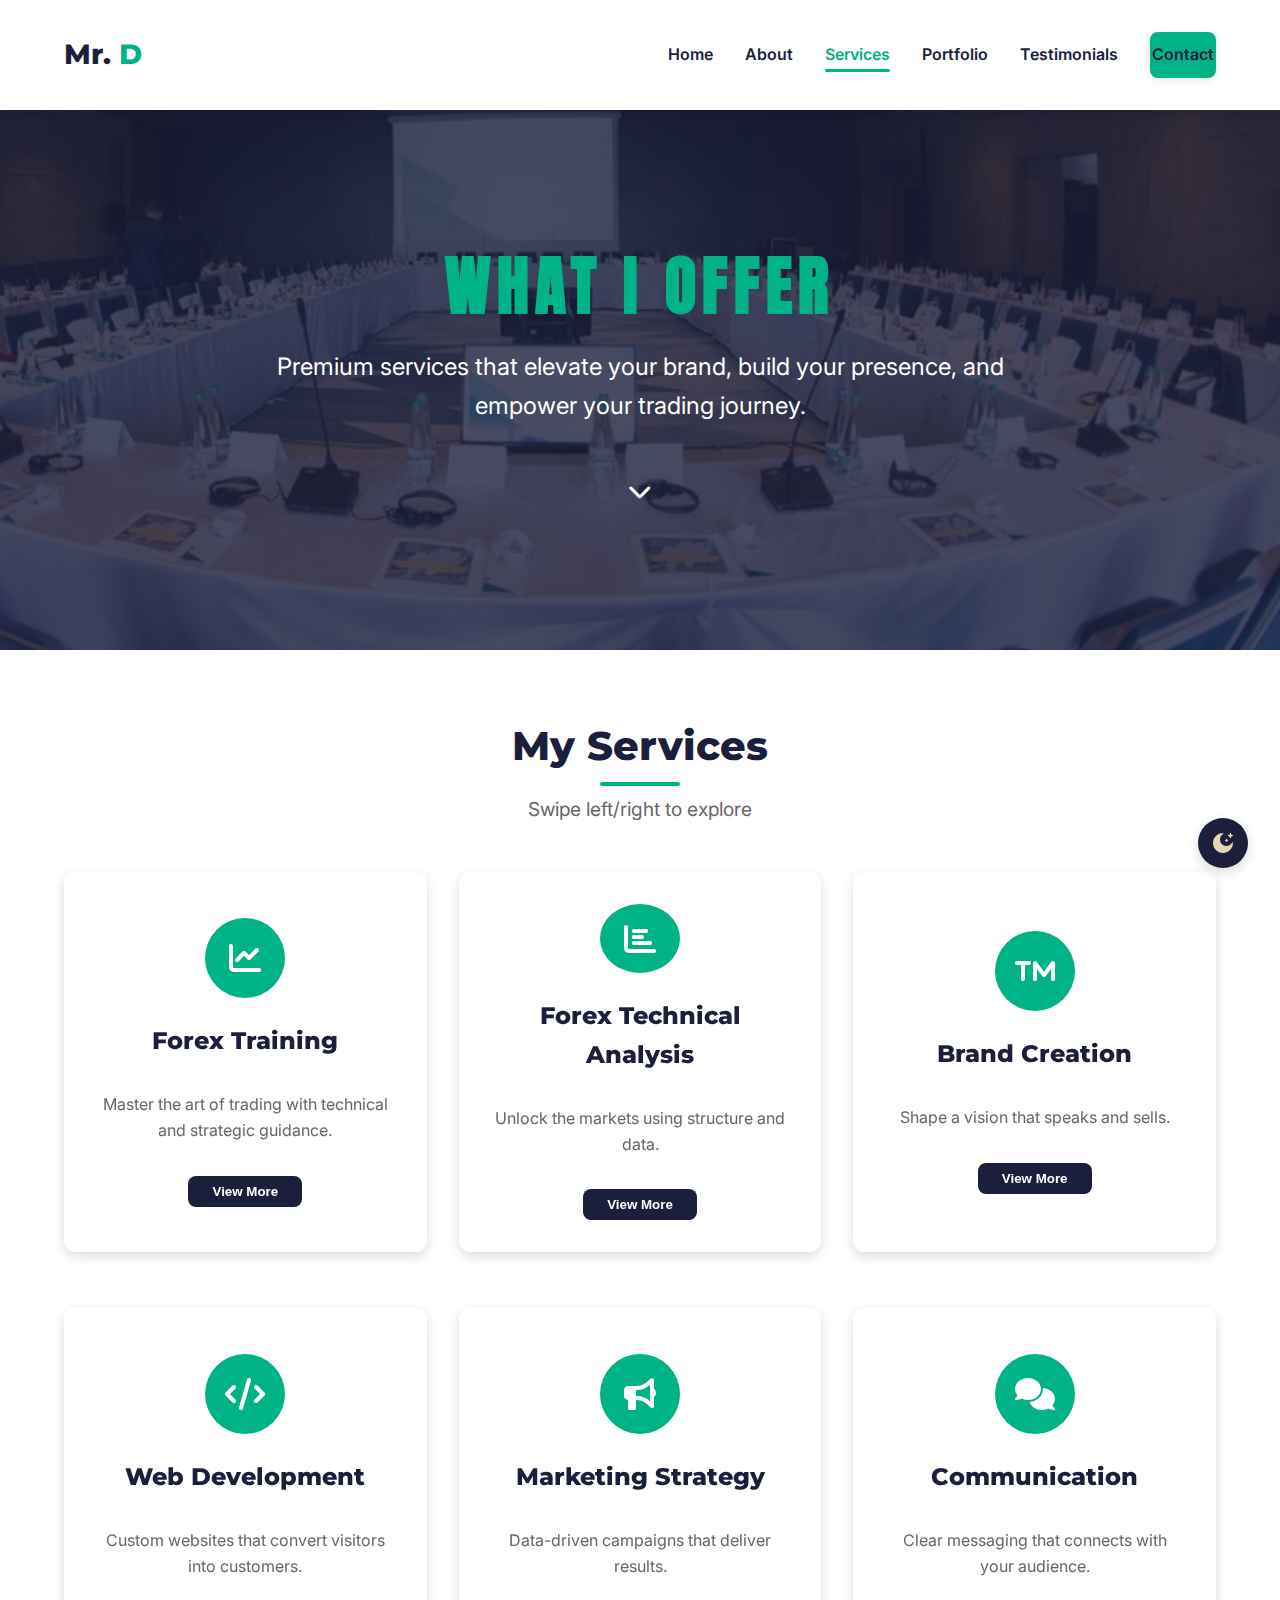
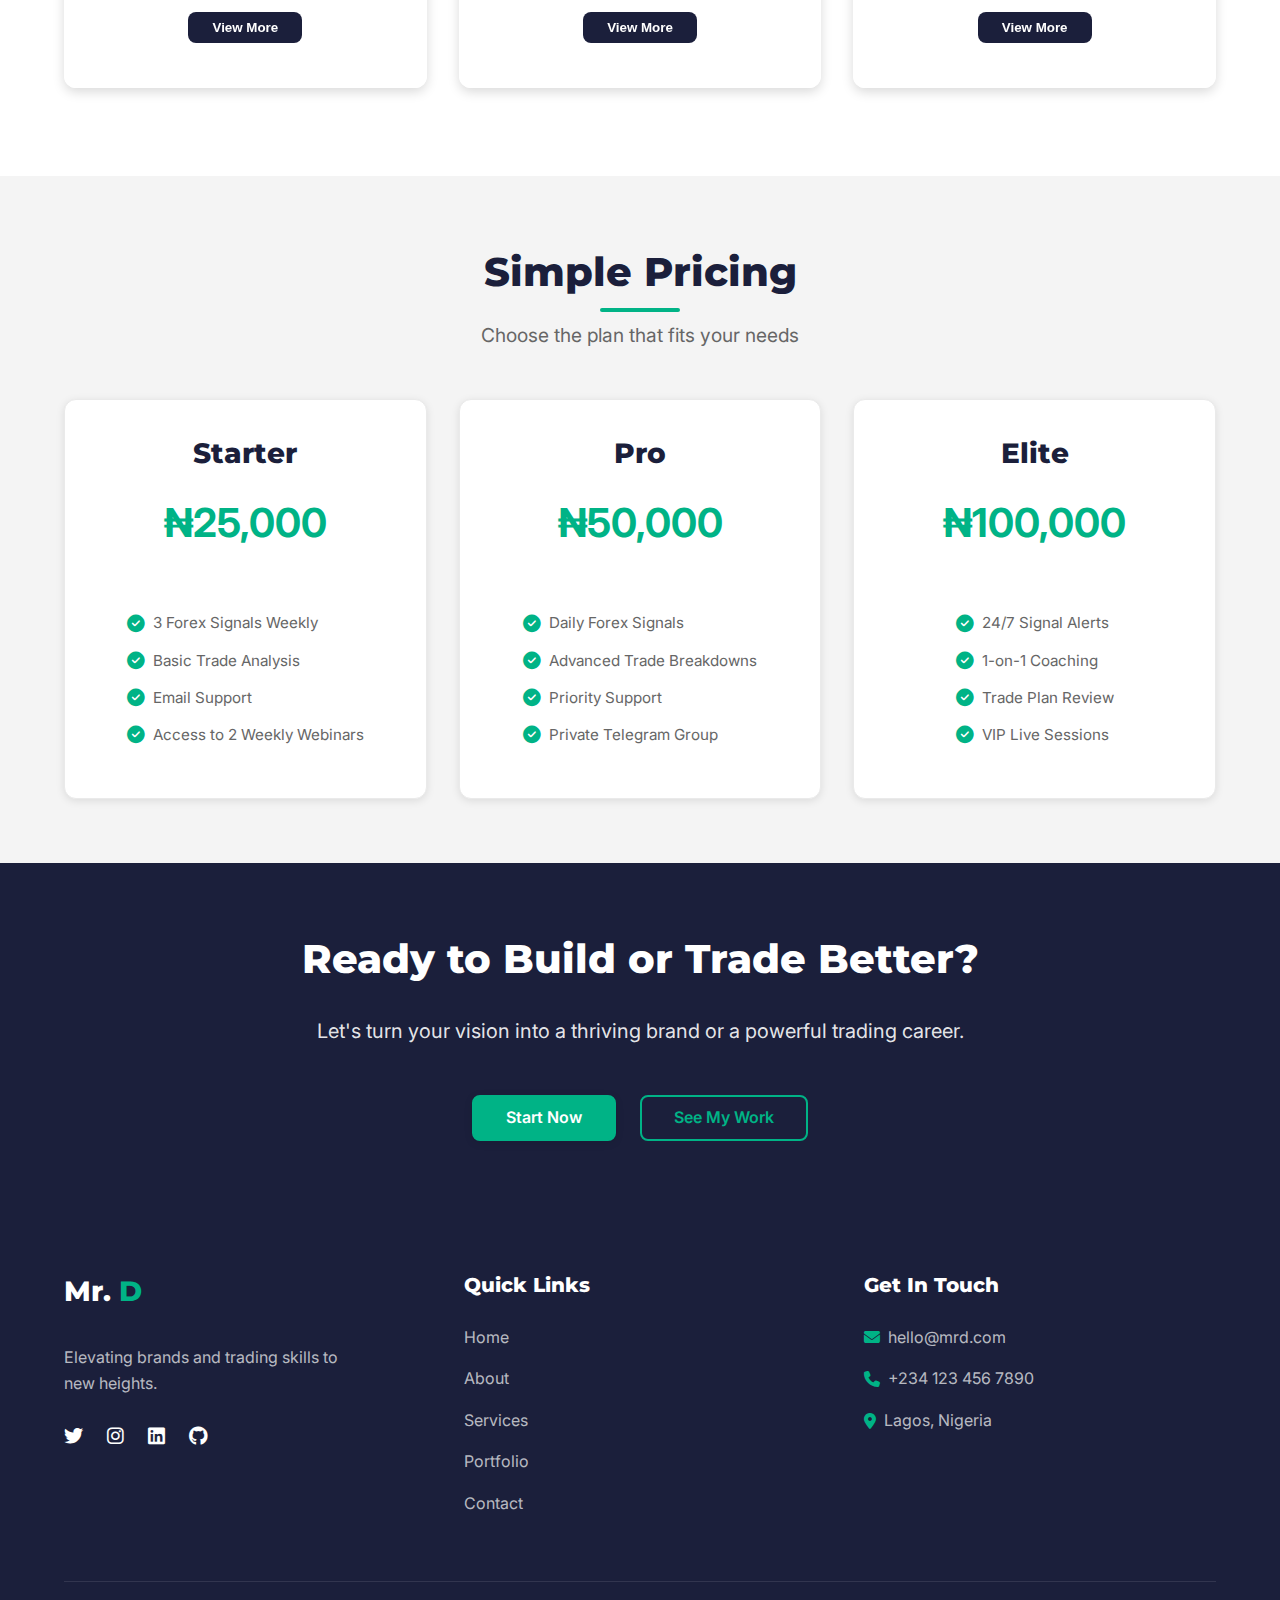
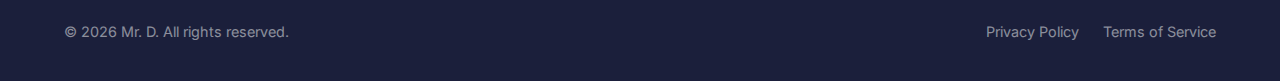
<file: services.html>
<!DOCTYPE html>
<html lang="en">
<head>
  <meta charset="UTF-8" />
  <meta name="viewport" content="width=device-width, initial-scale=1.0" />
  <meta name="description" content="Professional portfolio of Mr. D - Web Developer, Brand Strategist, and Forex Trader">
  <meta name="keywords" content="web development, branding, forex trading, portfolio">
  <meta name="author" content="Mr. D">
  <title>Services | Mr. D</title>
  <link rel="stylesheet" href="css/services.css" />
  <link rel="icon" href="images/favicon.png" type="image/x-icon" />
  <link rel="preconnect" href="https://fonts.googleapis.com">
  <link rel="preconnect" href="https://fonts.gstatic.com" crossorigin>
  <link href="https://fonts.googleapis.com/css2?family=Anton&family=Montserrat:wght@600;700;800;900&family=Inter:wght@400;500;600;700&display=swap" rel="stylesheet">
  <link rel="stylesheet" href="https://cdnjs.cloudflare.com/ajax/libs/font-awesome/6.4.0/css/all.min.css">
</head>
<body>

<nav class="navbar" id="mainNavbar">
  <div class="container nav-wrapper">
    <a href="index.html" class="navbar-brand">Mr. <span>D</span></a>

    <!-- Desktop Menu -->
    <ul class="nav-links">
      <li><a href="index.html">Home</a></li>
      <li><a href="about.html">About</a></li>
      <li><a href="services.html" class="active">Services</a></li>
      <li><a href="portfolio.html">Portfolio</a></li>
      <li><a href="testimonies.html">Testimonials</a></li>
      <li><a href="contact.html" class="btn-emerald">Contact</a></li>
    </ul>
    
    <!-- Mobile Menu Toggle -->
    <button id="menuToggle" class="menu-toggle">
      <span class="toggle-icon dot"></span>
      <span class="toggle-icon dash"></span>
      <span class="toggle-icon dot"></span>
    </button>
  </div>
</nav>

<!-- Mobile Side Menu -->
<nav id="sideNav" class="side-nav">
  <ul>
    <li><a href="index.html">Home</a></li>
    <li><a href="about.html">About</a></li>
    <li><a href="services.html" class="active">Services</a></li>
    <li><a href="portfolio.html">Portfolio</a></li>
    <li><a href="testimonies.html">Testimonials</a></li>
    <li><a href="contact.html" class="btn-emerald">Contact</a></li>
  </ul>
  <div class="mobile-theme-toggle">
    <button id="mobileDarkToggle">
      <img src="images/moon-icon-light.svg" alt="Toggle Dark Mode" />
    </button>
  </div>
</nav>

<div id="menuBackdrop" class="menu-backdrop"></div>

<!-- Dark/Light Mode Toggle -->
<div class="dark-toggle" id="darkToggle">
  <img src="images/moon-icon-light.svg" alt="Toggle Dark Mode" id="modeIcon" />
</div>

<!-- Hero Section -->  
<section class="services-hero">
  <div class="hero-content">
    <h1>What I Offer</h1>
    <p>Premium services that elevate your brand, build your presence, and empower your trading journey.</p>
    <a href="#services" class="scroll-down">
      <i class="fas fa-chevron-down"></i>
    </a>
  </div>
</section>

<!-- Services Cards Section -->
<section class="services-section" id="services">
  <div class="section-header">
    <h2>My Services</h2>
    <p>Swipe left/right to explore</p>
  </div>
  <div class="container services-grid">
    <div class="service-card">
      <div class="card-inner">
        <div class="card-front">
          <div class="card-icon"><i class="fas fa-chart-line"></i></div>
          <h3>Forex Training</h3>
          <p>Master the art of trading with technical and strategic guidance.</p>
          <button class="flip-btn">View More</button>
        </div>
        <div class="card-back">
          <img src="images/forex.jpg" alt="Forex Training">
          <div class="card-overlay">
            <h4>Forex Training</h4>
            <p>Build skills. Build income. Learn the markets.</p>
            <button class="flip-back-btn">Back to Details</button>
          </div>
        </div>
      </div>
    </div>
    
    <div class="service-card">
      <div class="card-inner">
        <div class="card-front">
          <div class="card-icon"><i class="fas fa-chart-bar"></i></div>
          <h3>Forex Technical Analysis</h3>
          <p>Unlock the markets using structure and data.</p>
          <button class="flip-btn">View More</button>
        </div>
        <div class="card-back">
          <img src="images/analysis.jpg" alt="Analysis">
          <div class="card-overlay">
            <h4>Technical Analysis</h4>
            <p>Stay ahead of price with real technicals.</p>
            <button class="flip-back-btn">Back to Details</button>
          </div>
        </div>
      </div>
    </div>
    
    <div class="service-card">
      <div class="card-inner">
        <div class="card-front">
          <div class="card-icon"><i class="fas fa-trademark"></i></div>
          <h3>Brand Creation</h3>
          <p>Shape a vision that speaks and sells.</p>
          <button class="flip-btn">View More</button>
        </div>
        <div class="card-back">
          <img src="images/branding.jpg" alt="Brand Creation">
          <div class="card-overlay">
            <h4>Brand Creation</h4>
            <p>Create a brand identity that commands attention.</p>
            <button class="flip-back-btn">Back to Details</button>
          </div>
        </div>
      </div>
    </div>
    
    <div class="service-card">
      <div class="card-inner">
        <div class="card-front">
          <div class="card-icon"><i class="fas fa-code"></i></div>
          <h3>Web Development</h3>
          <p>Custom websites that convert visitors into customers.</p>
          <button class="flip-btn">View More</button>
        </div>
        <div class="card-back">
          <img src="images/web-dev.jpg" alt="Web Development">
          <div class="card-overlay">
            <h4>Web Development</h4>
            <p>Pixel-perfect, responsive websites that perform.</p>
            <button class="flip-back-btn">Back to Details</button>
          </div>
        </div>
      </div>
    </div>
    
    <div class="service-card">
      <div class="card-inner">
        <div class="card-front">
          <div class="card-icon"><i class="fas fa-bullhorn"></i></div>
          <h3>Marketing Strategy</h3>
          <p>Data-driven campaigns that deliver results.</p>
          <button class="flip-btn">View More</button>
        </div>
        <div class="card-back">
          <img src="images/marketing.jpg" alt="Marketing Strategy">
          <div class="card-overlay">
            <h4>Marketing Strategy</h4>
            <p>Reach the right audience with precision.</p>
            <button class="flip-back-btn">Back to Details</button>
          </div>
        </div>
      </div>
    </div>
    
    <div class="service-card">
      <div class="card-inner">
        <div class="card-front">
          <div class="card-icon"><i class="fas fa-comments"></i></div>
          <h3>Communication</h3>
          <p>Clear messaging that connects with your audience.</p>
          <button class="flip-btn">View More</button>
        </div>
        <div class="card-back">
          <img src="images/communication.jpg" alt="Communication">
          <div class="card-overlay">
            <h4>Communication</h4>
            <p>Engage your audience with compelling content.</p>
            <button class="flip-back-btn">Back to Details</button>
          </div>
        </div>
      </div>
    </div>
  </div>
</section>

<!-- Pricing Section -->
<section class="pricing-section">
  <div class="section-header">
    <h2>Simple Pricing</h2>
    <p>Choose the plan that fits your needs</p>
  </div>
  
  <div class="container pricing-grid">
    <!-- Starter Plan -->
    <div class="pricing-card" data-plan="starter">
      <div class="pricing-content">
        <h3>Starter</h3>
        <div class="price">₦25,000</div>
        <div class="features">
          <ul class="feature-list">
            <li><i class="fas fa-check-circle"></i> 3 Forex Signals Weekly</li>
            <li><i class="fas fa-check-circle"></i> Basic Trade Analysis</li>
            <li><i class="fas fa-check-circle"></i> Email Support</li>
            <li><i class="fas fa-check-circle"></i> Access to 2 Weekly Webinars</li>
          </ul>
        </div>
      </div>
      <div class="pricing-overlay">
        <button class="pricing-cta">Get It Now</button>
      </div>
    </div>
    
    <!-- Pro Plan -->
    <div class="pricing-card" data-plan="pro">
      <div class="pricing-content">
        <h3>Pro</h3>
        <div class="price">₦50,000</div>
        <div class="features">
          <ul class="feature-list">
            <li><i class="fas fa-check-circle"></i> Daily Forex Signals</li>
            <li><i class="fas fa-check-circle"></i> Advanced Trade Breakdowns</li>
            <li><i class="fas fa-check-circle"></i> Priority Support</li>
            <li><i class="fas fa-check-circle"></i> Private Telegram Group</li>
          </ul>
        </div>
      </div>
      <div class="pricing-overlay">
        <button class="pricing-cta">Get It Now</button>
      </div>
    </div>
    
    <!-- Elite Plan -->
    <div class="pricing-card" data-plan="elite">
      <div class="pricing-content">
        <h3>Elite</h3>
        <div class="price">₦100,000</div>
        <div class="features">
          <ul class="feature-list">
            <li><i class="fas fa-check-circle"></i> 24/7 Signal Alerts</li>
            <li><i class="fas fa-check-circle"></i> 1-on-1 Coaching</li>
            <li><i class="fas fa-check-circle"></i> Trade Plan Review</li>
            <li><i class="fas fa-check-circle"></i> VIP Live Sessions</li>
          </ul>
        </div>
      </div>
      <div class="pricing-overlay">
        <button class="pricing-cta">Get It Now</button>
      </div>
    </div>
  </div>
</section>

<!-- CTA Section -->
<section class="cta-section">
  <div class="container">
    <h2>Ready to Build or Trade Better?</h2>
    <p>Let's turn your vision into a thriving brand or a powerful trading career.</p>
    <div class="cta-buttons">
      <a href="contact.html" class="btn-emerald">Start Now</a>
      <a href="portfolio.html" class="btn-outline">See My Work</a>
    </div>
  </div>
</section>

<!-- Footer -->
<footer class="footer">
  <div class="container">
    <div class="footer-content">
      <div class="footer-brand">
        <a href="index.html" class="navbar-brand">Mr. <span>D</span></a>
        <p>Elevating brands and trading skills to new heights.</p>
        <div class="social-links">
          <a href="https://www.x.com/mrd_uwem"><i class="fab fa-twitter"></i></a>
          <a href="https://www.instagram.com//uwem_mr_d"><i class="fab fa-instagram"></i></a>
          <a href="#"><i class="fab fa-linkedin"></i></a>
          <a href="https://www.github.com/Sav_kin9"><i class="fab fa-github"></i></a>
        </div>
      </div>
      
      <div class="footer-links">
        <h4>Quick Links</h4>
        <ul>
          <li><a href="index.html">Home</a></li>
          <li><a href="about.html">About</a></li>
          <li><a href="services.html">Services</a></li>
          <li><a href="portfolio.html">Portfolio</a></li>
          <li><a href="contact.html">Contact</a></li>
        </ul>
      </div>
      
      <div class="footer-contact">
        <h4>Get In Touch</h4>
        <ul>
          <li><i class="fas fa-envelope"></i> hello@mrd.com</li>
          <li><i class="fas fa-phone"></i> +234 123 456 7890</li>
          <li><i class="fas fa-map-marker-alt"></i> Lagos, Nigeria</li>
        </ul>
      </div>
    </div>
    
    <div class="footer-bottom">
      <p>&copy; <span id="year"></span> Mr. D. All rights reserved.</p>
      <div class="legal-links">
        <a href="#">Privacy Policy</a>
        <a href="#">Terms of Service</a>
      </div>
    </div>
  </div>
</footer>

<script src="js/services.js"></script>
</body>
</html>
</file>
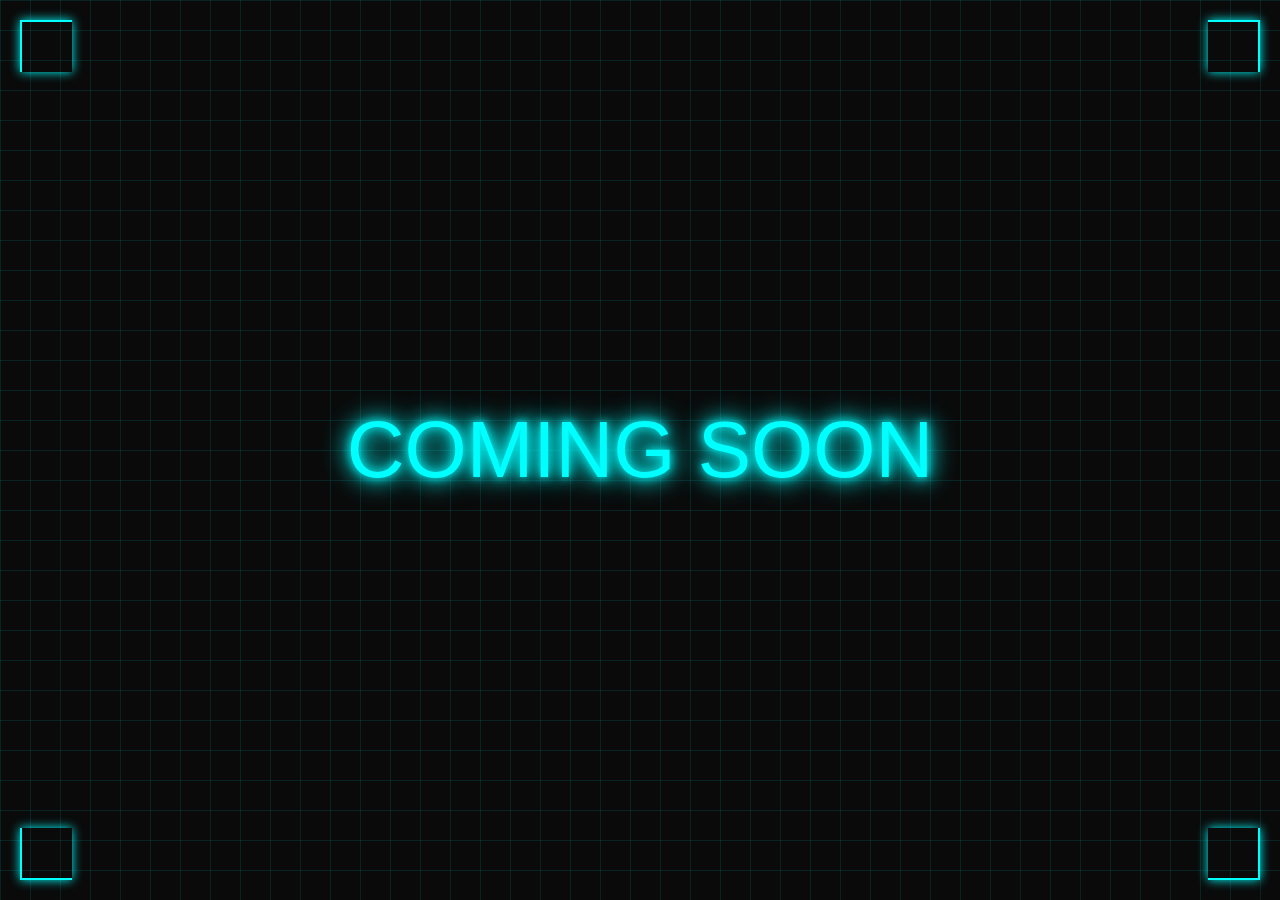
<file: testimonials.html>
<!DOCTYPE html>
<html lang="en">
<head>
    <meta charset="UTF-8">
    <meta name="viewport" content="width=device-width, initial-scale=1.0">
    <title>Coming Soon</title>
    <style>
        body {
            background-color: #0a0a0a;
            display: flex;
            justify-content: center;
            align-items: center;
            height: 100vh;
            margin: 0;
            font-family: 'Arial', sans-serif;
            overflow: hidden;
        }
        
        .coming-soon {
            position: relative;
            color: #0ff;
            font-size: 5rem;
            text-transform: uppercase;
            text-shadow: 0 0 10px #0ff, 0 0 20px #0ff, 0 0 30px #0ff;
            animation: flicker 1.5s infinite alternate;
        }
        
        @keyframes flicker {
            0%, 19%, 21%, 23%, 25%, 54%, 56%, 100% {
                text-shadow: 0 0 10px #0ff, 0 0 20px #0ff, 0 0 30px #0ff, 0 0 40px #0ff;
            }
            20%, 24%, 55% {
                text-shadow: none;
            }
        }
        
        .grid {
            position: absolute;
            top: 0;
            left: 0;
            width: 100%;
            height: 100%;
            background: 
                linear-gradient(rgba(0, 255, 255, 0.1) 1px, transparent 1px),
                linear-gradient(90deg, rgba(0, 255, 255, 0.1) 1px, transparent 1px);
            background-size: 30px 30px;
            z-index: -1;
        }
        
        .corner {
            position: absolute;
            width: 50px;
            height: 50px;
            border: 2px solid #0ff;
            box-shadow: 0 0 10px #0ff;
        }
        
        .top-left {
            top: 20px;
            left: 20px;
            border-right: none;
            border-bottom: none;
        }
        
        .top-right {
            top: 20px;
            right: 20px;
            border-left: none;
            border-bottom: none;
        }
        
        .bottom-left {
            bottom: 20px;
            left: 20px;
            border-right: none;
            border-top: none;
        }
        
        .bottom-right {
            bottom: 20px;
            right: 20px;
            border-left: none;
            border-top: none;
        }
        
        @media (max-width: 768px) {
            .coming-soon {
                font-size: 3rem;
            }
        }
    </style>
</head>
<body>
    <div class="grid"></div>
    <div class="corner top-left"></div>
    <div class="corner top-right"></div>
    <div class="corner bottom-left"></div>
    <div class="corner bottom-right"></div>
    <div class="coming-soon">Coming Soon</div>
</body>
</html>
</file>
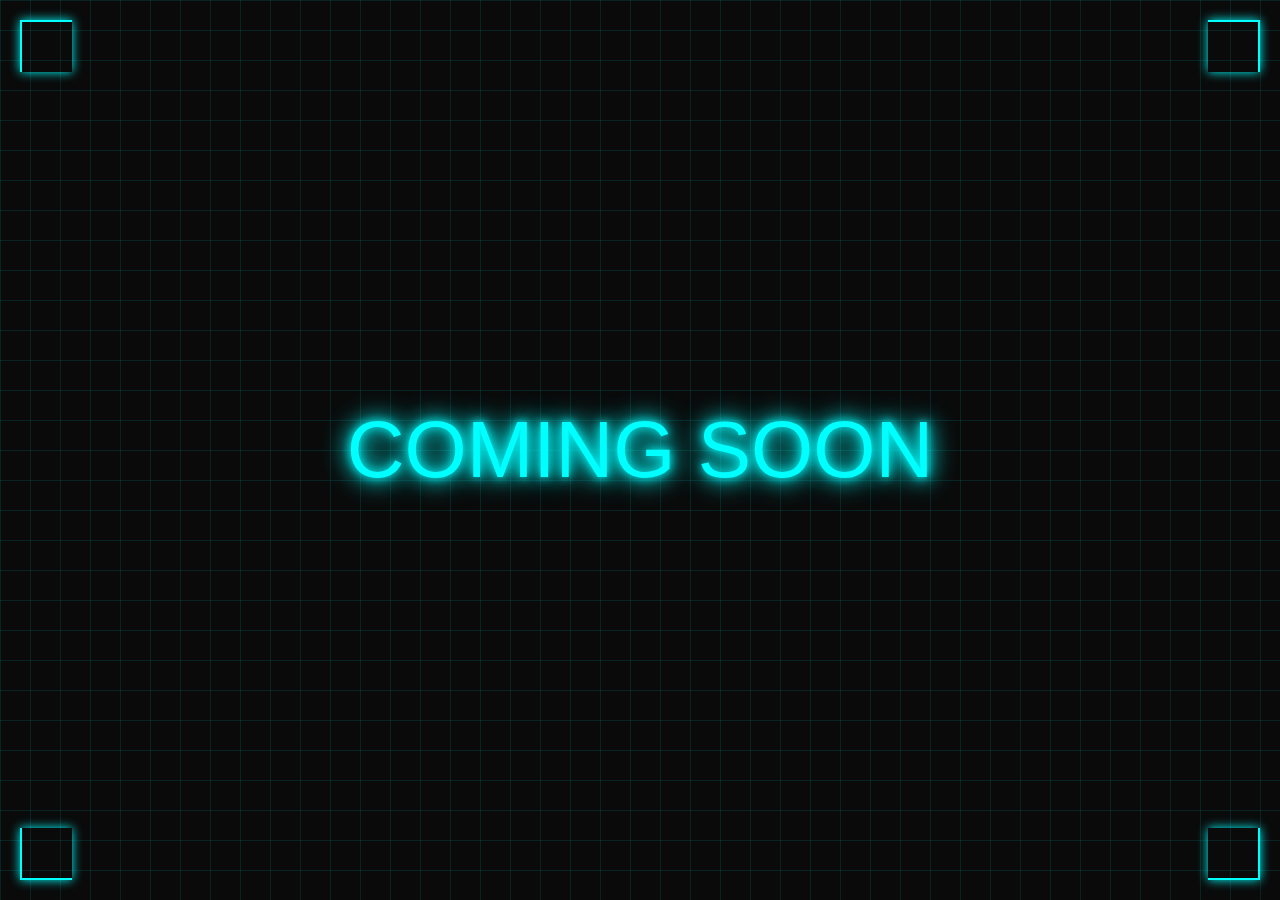
<file: testimonies.html>
<!DOCTYPE html>
<html lang="en">
<head>
    <meta charset="UTF-8">
    <meta name="viewport" content="width=device-width, initial-scale=1.0">
    <title>Coming Soon</title>
    <style>
        body {
            background-color: #0a0a0a;
            display: flex;
            justify-content: center;
            align-items: center;
            height: 100vh;
            margin: 0;
            font-family: 'Arial', sans-serif;
            overflow: hidden;
        }
        
        .coming-soon {
            position: relative;
            color: #0ff;
            font-size: 5rem;
            text-transform: uppercase;
            text-shadow: 0 0 10px #0ff, 0 0 20px #0ff, 0 0 30px #0ff;
            animation: flicker 1.5s infinite alternate;
        }
        
        @keyframes flicker {
            0%, 19%, 21%, 23%, 25%, 54%, 56%, 100% {
                text-shadow: 0 0 10px #0ff, 0 0 20px #0ff, 0 0 30px #0ff, 0 0 40px #0ff;
            }
            20%, 24%, 55% {
                text-shadow: none;
            }
        }
        
        .grid {
            position: absolute;
            top: 0;
            left: 0;
            width: 100%;
            height: 100%;
            background: 
                linear-gradient(rgba(0, 255, 255, 0.1) 1px, transparent 1px),
                linear-gradient(90deg, rgba(0, 255, 255, 0.1) 1px, transparent 1px);
            background-size: 30px 30px;
            z-index: -1;
        }
        
        .corner {
            position: absolute;
            width: 50px;
            height: 50px;
            border: 2px solid #0ff;
            box-shadow: 0 0 10px #0ff;
        }
        
        .top-left {
            top: 20px;
            left: 20px;
            border-right: none;
            border-bottom: none;
        }
        
        .top-right {
            top: 20px;
            right: 20px;
            border-left: none;
            border-bottom: none;
        }
        
        .bottom-left {
            bottom: 20px;
            left: 20px;
            border-right: none;
            border-top: none;
        }
        
        .bottom-right {
            bottom: 20px;
            right: 20px;
            border-left: none;
            border-top: none;
        }
        
        @media (max-width: 768px) {
            .coming-soon {
                font-size: 3rem;
            }
        }
    </style>
</head>
<body>
    <div class="grid"></div>
    <div class="corner top-left"></div>
    <div class="corner top-right"></div>
    <div class="corner bottom-left"></div>
    <div class="corner bottom-right"></div>
    <div class="coming-soon">Coming Soon</div>
</body>
</html>
</file>
<file: css/style.css>
* {
  margin: 0;
  padding: 0;
  box-sizing: border-box;
}

/* ====== BASE STYLES ====== */
:root {
  /* Colors */
  --color-navy: #1B1F3B;
  --color-emerald: #00B386;
  --color-soft-gray: #F4F4F4;
  --color-white: #FFFFFF;
  --color-dark-gray: #222222;
  --text-on-dark: #ffffff;
  --text-on-light: #333333;
  --text-secondary: #666666;

  /* Fonts */
  --font-heading: 'Montserrat', sans-serif;
  --font-body: 'Inter', sans-serif;
}

@import url('https://fonts.googleapis.com/css2?family=Montserrat:wght@600;700&family=Inter:wght@400;500&display=swap');

/* Base */
body {
  width: 100vw;
  font-family: var(--font-body);
  color: var(--color-dark-gray);
  background-color: var(--color-soft-gray);
  margin: 0;
  padding: 0;
  line-height: 1.6;
  font-display: swap;
  transition: background-color 0.4s ease, color 0.4s ease;
  overflow-x: hidden;
}

h1, h2, h3, h4, h5, h6 {
  font-family: var(--font-heading);
  color: var(--color-navy);
  margin-top: 0;
}

a:focus,
button:focus,
input:focus {
  outline: 2px solid var(--color-emerald);
  outline-offset: 3px;
}

/* Reduced motion */
@media (prefers-reduced-motion: reduce) {
  * {
    animation: none !important;
    transition: none !important;
  }
}

/* ====== COMPONENTS ====== */
/* Buttons */
.btn-emerald, .btn-dark {
  display: inline-block;
  padding: 0.6rem 1.2rem;
  border-radius: 4px;
  font-weight: 600;
  text-decoration: none;
  transition: background-color 0.3s ease;
}

.btn-emerald {
  background-color: var(--color-emerald);
  color: var(--color-white);
}

.btn-emerald:hover {
  background-color: #009e76;
}

.btn-dark {
  background-color: var(--color-navy);
  color: var(--color-white);
  display: flex;
  flex-direction: row;
  flex-wrap: nowrap;
  justify-self: center;
  max-width: 150px;
}

.btn-dark:hover {
  background-color: #13162e;
}

/* Circle Arrow */
.circle-arrow {
  display: flex;
  align-items: center;
  justify-content: center;
  background-color: #00B386;
  border-radius: 50%;
  width: 28px;
  height: 28px;
  margin-left: 12px;
  animation: pulse-slide 2s infinite ease-in-out, fade-in 2s infinite ease-in-out;
}

/* Typing Effect */
#typing-text::after {
  content: '|';
  animation: blink 1s step-start infinite;
}

/* ====== LAYOUT ====== */
/* Navbar */
.navbar {
  width: 100vw;
  background-color: var(--color-soft-gray);
  box-shadow: 0 2px 4px rgba(0,0,0,0.05);
  padding: 1rem 2rem;
  position: sticky;
  top: 0;
  z-index: 1000;
  transition: all 0.3s ease;
}

.navbar.scrolled {
  background-color: var(--color-white);
  box-shadow: 0 4px 8px rgba(0, 0, 0, 0.05);
  padding: 0.6rem 2rem;
}

.nav-wrapper {
  display: flex;
  justify-content: space-between;
  align-items: center;
  max-width: 1200px;
  margin: 0 auto;
  padding: 0 2rem;
}

.nav-links {
  list-style: none;
  display: flex;
  gap: 2rem;
}

.nav-links a {
  text-decoration: none;
  font-weight: 500;
  color: var(--color-navy);
  transition: color 0.3s ease;
}

.nav-links a:hover {
  color: var(--color-emerald);
}

.nav-links a.active {
  color: var(--color-emerald);
}

.nav-links a.active::after {
  content: '';
  position: absolute;
  bottom: 0;
  left: 0;
  width: 100%;
  height: 2px;
  background-color: var(--color-emerald);
}

/* Side Menu */
.side-nav {
  position: fixed;
  top: 0;
  left: -100%;
  width: 250px;
  height: 100%;
  background-color: var(--color-navy);
  padding: 4rem 2rem;
  box-shadow: 4px 0 12px rgba(0, 0, 0, 0.1);
  transition: left 0.3s ease;
  z-index: 999;
}

.side-nav ul {
  list-style: none;
  padding: 0;
  margin-top: 1rem;
}

.side-nav ul li {
  margin-bottom: 2rem;
}

.side-nav ul li a {
  color: var(--color-white);
  text-decoration: none;
  font-size: 1.1rem;
  font-weight: 500;
  transition: color 0.3s ease;
}

.side-nav ul li a:hover {
  color: var(--color-emerald);
}

.menu-toggle {
  position: fixed;
  top: 1.2rem;
  right: 1.5rem;
  z-index: 1001;
  cursor: pointer;
  background: transparent;
  border: none;
  display: none;
}

.toggle-icon {
  display: flex;
  flex-direction: column;
  align-items: center;
  justify-content: center;
  gap: 6px;
  transition: transform 0.3s ease;
}

.toggle-icon span {
  display: block;
  background-color: var(--color-navy);
  transition: all 0.3s ease;
}

.toggle-icon .dot {
  width: 8px;
  height: 8px;
  border-radius: 50%;
}

.toggle-icon .dash {
  width: 18px;
  height: 3px;
  border-radius: 2px;
}

.menu-open .side-nav {
  left: 0;
}

.menu-open .toggle-icon {
  transform: rotate(45deg);
}

.menu-open .toggle-icon .dash {
  width: 20px;
  transform: rotate(45deg);
}

.menu-open .toggle-icon .dot:nth-child(1),
.menu-open .toggle-icon .dot:nth-child(3) {
  transform: scale(0);
  opacity: 0;
}

.menu-backdrop {
  position: fixed;
  top: 0;
  left: 0;
  width: 100%;
  height: 100%;
  backdrop-filter: blur(4px);
  background-color: rgba(0, 0, 0, 0.3);
  opacity: 0;
  visibility: hidden;
  z-index: 998;
  transition: opacity 0.3s ease, visibility 0.3s ease;
}

.menu-open .menu-backdrop {
  opacity: 1;
  visibility: visible;
}

/* Theme Toggle */
.theme-toggle {
  position: fixed;
  bottom: 30px;
  right: 30px;
  z-index: 997;
  background: var(--color-white);
  width: 50px;
  height: 50px;
  border-radius: 50%;
  display: flex;
  align-items: center;
  justify-content: center;
  box-shadow: 0 4px 12px rgba(0, 0, 0, 0.15);
  cursor: pointer;
  transition: all 0.3s ease;
}

.theme-toggle:hover {
  transform: scale(1.1);
}

.theme-toggle img {
  width: 24px;
  height: 24px;
  transition: transform 0.3s ease;
}

.mobile-theme-toggle {
  display: none;
  margin-top: 2rem;
}

.mobile-theme-toggle button {
  background: none;
  border: none;
  padding: 0;
  cursor: pointer;
}

.mobile-theme-toggle img {
  width: 24px;
  height: 24px;
}

/* ====== SECTIONS ====== */
/* Hero */
.hero-section {
  width: 100vw;
  background-color: var(--color-navy);
  color: var(--color-white);
  padding: 6rem 2rem;
  text-align: center;
}

.hero-wrapper {
  display: flex;
  justify-content: space-between;
  align-items: center;
  flex-wrap: nowrap;
  gap: 2rem;
  max-width: 1200px;
  margin: auto;
}

.hero-text h2 {
  font-size: 3rem;
  font-weight: 700;
  font-family: var(--font-heading);
  color: var(--color-white);
  margin-bottom: 1rem;
}

.hero-text p {
  font-size: 1.2rem;
  font-weight: 500;
  font-family: var(--font-body);
  color: var(--color-white);
  margin-bottom: 2rem;
}

.hero-image {
  flex: 1;
  display: flex;
  justify-content: center;
  align-items: center;
  perspective: 1000px;
}

.hero-image img {
  width: 300px;
  max-width: 100%;
  border-radius: 12px;
  transition: transform 0.2s ease;
  box-shadow: 0 12px 24px rgba(0,0,0,0.2);
}

/* Services */
.services-section {
  width: 100vw;
  padding: 4rem 2rem;
  background-color: var(--color-white);
  text-align: center;
}

.services-grid {
  display: grid;
  grid-template-columns: repeat(3, 1fr);
  gap: 2rem;
  margin-top: 2rem;
}

.service-card {
  background-color: var(--color-soft-gray);
  padding: 2rem;
  border-radius: 8px;
  box-shadow: 0 4px 8px rgba(0,0,0,0.03);
}

.services-section h3 {
  font-family: 'Anton', sans-serif;
  font-size: 2.5rem;
  color: var(--color-navy);
  letter-spacing: 1px;
  margin-bottom: 2rem;
  text-transform: uppercase;
}

.service-card h4 {
  font-family: var(--font-heading);
  font-weight: 700;
  font-size: 1.2rem;
  text-transform: uppercase;
  letter-spacing: 0.5px;
  color: var(--color-navy);
}

/* Portfolio */
.portfolio-preview {
  width: 100vw;
  padding: 2rem 2rem;
  text-align: center;
}

.portfolio-grid {
  display: grid;
  grid-template-columns: repeat(3, 1fr);
  gap: 2rem;
  margin: 2rem 2rem;
}

.project-card {
  background-color: var(--color-soft-gray);
  border-radius: 12px;
  padding: 2rem;
  text-align: center;
  box-shadow: 0 6px 20px rgba(0,0,0,0.05);
  transition: all 0.3s ease;
}

.project-card:hover {
  transform: translateY(-6px);
  box-shadow: 0 12px 24px rgba(0,0,0,0.1);
}

.project-card img {
  width: 100px;
  height: 100px;
  object-fit: cover;
  border-radius: 50%;
  margin-bottom: 1rem;
}

.project-card h4 {
  margin-top: 1rem;
  font-size: 1rem;
}

/* Testimonials */
.testimonials-preview {
  width: 100vw;
  background-color: var(--color-soft-gray);
  padding: 4rem 2rem;
  text-align: center;
}

.testimonials-preview blockquote {
  font-style: italic;
  font-size: 1.2rem;
  max-width: 800px;
  margin: auto;
  color: var(--color-dark-gray);
}

.testimonials-preview cite {
  display: block;
  margin-top: 1rem;
  font-weight: 500;
  color: var(--color-navy);
}

/* CTA */
.cta-section {
  width: 100vw;
  background-color: var(--color-emerald);
  color: var(--color-white);
  padding: 4rem 2rem;
  text-align: center;
}

.cta-section h2 {
  font-size: 2rem;
}

.cta-section p {
  font-size: 1.1rem;
  margin: 1rem 0 2rem;
}

/* Footer */
.site-footer {
  width: 100vw;
  background-color: var(--color-navy);
  color: var(--color-white);
  padding: 2rem;
}

.footer-wrapper {
  display: flex;
  justify-content: space-between;
  align-items: center;
  max-width: 1200px;
  margin: auto;
}

.social-icons a {
  margin-left: 1rem;
  display: inline-block;
}

.social-icons img {
  width: 24px;
  height: 24px;
  filter: invert(1);
}

/* ====== ANIMATIONS ====== */
@keyframes blink {
  50% { opacity: 0; }
}

@keyframes continuous-tilt {
  0% { transform: rotateY(0deg); }
  50% { transform: rotateY(15deg); }
  100% { transform: rotateY(0deg); }
}

@keyframes fade-in {
  0% { opacity: 0.5; }
  50% { opacity: 1; }
  100% { opacity: 0.5; }
}

@keyframes pulse-slide {
  0% {
    opacity: 0.5;
    transform: translateX(0);
  }
  50% {
    opacity: 1;
    transform: translateX(2px);
  }
  100% {
    opacity: 0.5;
    transform: translateX(0);
  }
}

/* Scroll Animations */
.fade-in, .slide-in-left, .slide-in-right {
  opacity: 0;
  transform: translateY(40px);
  transition: opacity 1s ease-out, transform 1s ease-out;
  will-change: opacity, transform;
}

.fade-in.visible,
.slide-in-left.visible,
.slide-in-right.visible {
  opacity: 1;
  transform: translateY(0);
}

.slide-in-left {
  transform: translateX(-60px);
}

.slide-in-right {
  transform: translateX(60px);
}

/* ====== RESPONSIVE ====== */
@media screen and (max-width: 992px) {
  .nav-wrapper {
    flex-direction: column;
    align-items: flex-start;
    padding: 1rem 2rem;
  }

  .nav-links {
    flex-direction: column;
    gap: 1rem;
    margin-top: 1rem;
    width: 100%;
  }

  .hero-wrapper {
    flex-direction: column-reverse;
    text-align: center;
  }

  .hero-text h2 {
    font-size: 2.2rem;
  }

  .hero-text p {
    font-size: 1.1rem;
  }

  .services-grid,
  .portfolio-grid {
    grid-template-columns: 1fr 1fr;
  }

  .service-card,
  .project-card {
    padding: 1.5rem;
  }

  .footer-wrapper {
    flex-direction: column;
    text-align: center;
    gap: 1.2rem;
  }

  .social-icons a {
    margin-left: 0.5rem;
    margin-right: 0.5rem;
  }
}

@media screen and (max-width: 768px) {
  .menu-toggle {
    display: block;
    top: 1rem;
    right: 1rem;
    background-color: white;
    border-radius: 6px;
    padding: 0.4rem;
  }

  .side-nav {
    display: block;
    z-index: 1005;
    width: 80%;
    max-width: 300px;
    padding: 3rem 1.5rem;
  }

  .side-nav ul li a {
    font-size: 1.05rem;
  }

  .toggle-icon span {
    background-color: var(--color-navy);
  }

  .menu-backdrop {
    background-color: rgba(0, 0, 0, 0.4);
    backdrop-filter: blur(6px);
  }

  .navbar .nav-links {
    display: none !important;
  }

  .theme-toggle {
    display: none;
  }

  .mobile-theme-toggle {
    display: block;
  }

  .hero-image img {
    animation: continuous-tilt 5s infinite ease-in-out;
  }
}

@media screen and (max-width: 576px) {
  .nav-wrapper {
    padding: 1rem;
  }

  .logo {
    font-size: 1.3rem;
  }

  .nav-links {
    align-items: flex-start;
    padding-left: 0;
  }

  .btn-emerald, .btn-dark {
    padding: 0.5rem 1rem;
    font-size: 0.9rem;
  }

  .hero-section {
    padding: 4rem 1rem;
  }

  .hero-text h2 {
    font-size: 1.6rem;
    line-height: 1.4;
  }

  .hero-text p {
    font-size: 0.95rem;
  }

  .hero-image img {
    width: 100%;
    max-width: 280px;
  }

  .service-card,
  .project-card {
    padding: 1.5rem;
  }

  .project-card img {
    width: 80px;
    height: 80px;
  }

  .project-card h4 {
    font-size: 0.9rem;
  }

  .services-grid,
  .portfolio-grid {
    grid-template-columns: 1fr;
  }

  .cta-section h2 {
    font-size: 1.5rem;
  }

  .cta-section p {
    font-size: 0.95rem;
  }

  .site-footer {
    padding: 1.5rem;
  }
}

/* ========DARK MODE TOGGLE BUTTON======== */

/* === THEME TOGGLE BUTTON === */
.theme-toggle {
  position: fixed;
  top: 1.2rem;
  right: 1.5rem;
  z-index: 1002;
  cursor: pointer;
  background-color: var(--color-soft-gray);
  padding: 0.5rem;
  border-radius: 50%;
  box-shadow: 0 4px 12px rgba(0,0,0,0.1);
  transition: background-color 0.3s ease;
}

.theme-toggle img {
  width: 24px;
  height: 24px;
}

/* ========INSIDE MOBILE SIDE MENU======== */

.mobile-theme-toggle {
  text-align: left;
  margin-bottom: 2rem;
  display: flex;
  align-items: center;
  justify-content: flex-start;
}

.mobile-theme-toggle img {
  width: 24px;
  height: 24px;
  cursor: pointer;
  background-color: rgba(255, 255, 255, 0.2); /* ✨ Light bg inside dark side nav */
  border-radius: 50%;
  padding: 6px;
  filter: invert(1); /* Makes white icons dark */
  transition: all 0.3s ease;
}

/* ========DARK MODE FUNCTIONALITY======== */

/* === DARK MODE OVERRIDES === */
body.dark-mode {
  --color-white: #121212;
  --color-soft-gray: #1e1e1e;
  --color-dark-gray: #cccccc;
  --color-navy: #e4e4e4;
  --color-emerald: #00b386;
  color: var(--color-dark-gray);
  background-color: var(--color-white);
}

body.dark-mode .navbar,
body.dark-mode .site-footer,
body.dark-mode .services-section,
body.dark-mode .testimonials-preview,
body.dark-mode .portfolio-preview {
  background-color: var(--color-soft-gray);
  color: var(--color-dark-gray);
}

body.dark-mode .service-card,
body.dark-mode .about-section {
  background-color: #222;
  color: #ccc;
}

body.dark-mode .btn-emerald,
body.dark-mode .btn-dark {
  background-color: var(--color-emerald);
  color: #fff;
}

body.dark-mode #themeIcon,
body.dark-mode #themeIconMobile {
  filter: invert(1);
}

.theme-toggle {
  background-color: rgba(255, 255, 255, 0.8); /* Light background */
}

body.dark-mode .theme-toggle {
  background-color: rgba(255, 255, 255, 0.1); /* Slight glow in dark mode */
  border: 1px solid rgba(255, 255, 255, 0.2);
}

body.dark-mode .mobile-theme-toggle img {
  filter: none; /* In dark mode, icon already suits dark background */
  background-color: rgba(255, 255, 255, 0.15); /* Slight glow for clarity */
}
</file>
<file: css/about.css>
/* ====== BASE STYLES ====== */
:root {
  --color-navy: #1B1F3B;
  --color-emerald: #00B386;
  --color-soft-gray: #F4F4F4;
  --color-white: #FFFFFF;
  --color-dark-gray: #222222;
  --text-on-dark: #ffffff;
}

/* ====== LAYOUT ====== */
body {
  font-family: 'Inter', sans-serif;
  color: var(--color-dark-gray);
  background-color: var(--color-soft-gray);
  margin: 0;
  line-height: 1.6;
}

/* ====== ABOUT HERO ====== */
.about-hero {
  position: relative;
  height: 70vh;
  background: linear-gradient(rgba(0,0,0,0.3), rgba(0,0,0,0.7)), 
              url('../images/about-bg.jpg') center/cover no-repeat;
  display: grid;
  place-items: center;
  margin-bottom: 3rem;
}

.hero-text-center {
  text-align: center;
  color: var(--text-on-dark);
  padding: 0 1rem;
  max-width: 1200px;
  margin: 0 auto;
}

.hero-text-center h1 {
  font-family: 'Montserrat', sans-serif;
  font-size: clamp(2rem, 5vw, 3.5rem);
  font-weight: 700;
  margin: 0;
  color: #fff;
}

/* ====== CONTENT SECTIONS ====== */
.about-content {
  max-width: 1000px;
  margin: 0 auto;
  padding: 0 1.5rem 4rem;
}

.about-section {
  background: rgba(255,255,255,0.93);
  backdrop-filter: blur(8px);
  border-radius: 12px;
  padding: 2rem;
  margin-bottom: 2.5rem;
  box-shadow: 0 5px 15px rgba(0,0,0,0.05);
  transition: transform 0.3s ease, box-shadow 0.3s ease;
}

.about-section:hover {
  transform: translateY(-5px);
  box-shadow: 0 8px 25px rgba(0,0,0,0.1);
}

.about-section h2 {
  font-family: 'Montserrat', sans-serif;
  font-size: 1.8rem;
  color: var(--color-navy);
  margin-bottom: 1.5rem;
  padding-bottom: 0.5rem;
  border-bottom: 3px solid var(--color-emerald);
}

.about-section p {
  font-size: 1.1rem;
  line-height: 1.8;
  margin-bottom: 1.2rem;
}

.highlight {
  color: var(--color-emerald);
  font-weight: 600;
}

/* ====== CLIENTS SECTION ====== */
.clients-logos {
  display: flex;
  flex-wrap: wrap;
  justify-content: center;
  gap: 1.5rem;
  margin: 2rem 0;
  padding: 1rem 0;
}

.clients-logos img {
  height: 50px;
  object-fit: contain;
  filter: grayscale(100%) contrast(0.8);
  transition: all 0.4s ease;
  opacity: 0.9;
}

.clients-logos img:hover {
  filter: none;
  opacity: 1;
  transform: scale(1.1);
}

/* ====== BUTTONS ====== */
.btn-dark {
  display: inline-block;
  background-color: var(--color-navy);
  color: var(--color-white);
  padding: 0.7rem 1.4rem;
  border-radius: 6px;
  text-decoration: none;
  font-weight: 600;
  transition: background-color 0.3s ease;
}

.btn-dark:hover {
  background-color: #13162e;
}

/* ====== ANIMATIONS ====== */
.slide-in-left {
  opacity: 0;
  transform: translateX(-30px);
  transition: opacity 0.8s ease-out, transform 0.8s ease-out;
}

.slide-in-right {
  opacity: 0;
  transform: translateX(30px);
  transition: opacity 0.8s ease-out, transform 0.8s ease-out;
}

.fade-in {
  opacity: 0;
  transition: opacity 0.8s ease-out;
}

.slide-in-left.visible,
.slide-in-right.visible,
.fade-in.visible {
  opacity: 1;
  transform: translateX(0);
}

/* ====== RESPONSIVE ====== */
@media (max-width: 992px) {
  .about-hero {
    height: 60vh;
  }
  
  .about-section {
    padding: 1.8rem;
  }
}

@media (max-width: 768px) {
  .about-hero {
    height: 50vh;
  }
  
  .about-section h2 {
    font-size: 1.6rem;
  }
  
  .clients-logos {
    gap: 1rem;
  }
}

@media (max-width: 576px) {
  .about-hero {
    height: 45vh;
  }
  
  .about-content {
    padding: 0 1rem 3rem;
  }
  
  .about-section {
    padding: 1.5rem;
  }
  
  .clients-logos img {
    height: 40px;
  }
}
</file>
<file: css/contact.css>
/* === CSS Variables === */
:root {
  --color-navy: #1a1f38;
  --color-emerald: #00b386;
  --color-white: #ffffff;
  --color-soft-gray: #f8f9fa;
  --color-dark-gray: #6c757d;
  --color-secondary-text: #555;
  --font-heading: 'Anton', sans-serif;
  --font-heading2: 'Montserrat', sans-serif;
  --font-body: 'Open Sans', sans-serif;
}

/* === Base Reset === */
* {
  margin: 0;
  padding: 0;
  box-sizing: border-box;
}

html {
  scroll-behavior: smooth;
}

body {
  font-family: var(--font-body);
  line-height: 1.6;
  color: #333;
  background-color: var(--color-soft-gray);
  transition: background-color 0.4s ease, color 0.4s ease;
}

.container {
  width: 100%;
  max-width: 1200px;
  margin: 0 auto;
  padding: 0 1.5rem;
}

img {
  max-width: 100%;
  height: auto;
}

/* === Typography === */
h1, h2, h3, h4, h5, h6 {
  font-family: var(--font-heading);
  color: var(--color-navy);
}

p {
  margin-bottom: 1rem;
}

/* === Buttons === */
.btn-emerald, .btn-dark {
  display: inline-block;
  padding: 0.75rem 1.5rem;
  border-radius: 8px;
  text-decoration: none;
  font-weight: 600;
  transition: all 0.3s ease;
  text-align: center;
  font-family: var(--font-heading2);
  letter-spacing: 0.5px;
}

.btn-emerald {
  background-color: var(--color-emerald);
  color: var(--color-white);
  box-shadow: 0 6px 12px rgba(0, 179, 134, 0.25);
}

.btn-emerald:hover {
  background-color: #009e76;
  transform: translateY(-2px);
  box-shadow: 0 8px 18px rgba(0, 179, 134, 0.35);
}

.btn-dark {
  background-color: var(--color-navy);
  color: var(--color-white);
}

.btn-dark:hover {
  background-color: #13162e;
  transform: translateY(-2px);
}

/* === NAVIGATION === */
.navbar {
  width: 100%;
  background-color: var(--color-soft-gray);
  box-shadow: 0 2px 4px rgba(0,0,0,0.05);
  border-bottom: 1px solid var(--color-emerald);
  padding: 1rem 2rem;
  position: sticky;
  top: 0;
  z-index: 1000;
  transition: all 0.3s ease;
}

.navbar.scrolled {
  background-color: var(--color-white);
  box-shadow: 0 4px 8px rgba(0, 0, 0, 0.05);
  padding: 0.6rem 2rem;
}

.nav-wrapper {
  display: flex;
  justify-content: space-between;
  align-items: center;
  max-width: 1200px;
  margin: 0 auto;
  padding: 0 2rem;
}

.navbar-brand {
  font-family: var(--font-heading2);
  font-size: 1.5rem;
  font-weight: 700;
  color: var(--color-navy);
  text-decoration: none;
}

.nav-links {
  list-style: none;
  display: flex;
  gap: 2rem;
}

.nav-links a {
  text-decoration: none;
  font-weight: 500;
  color: var(--color-navy);
  position: relative;
  transition: all 0.3s ease;
}

.nav-links a:hover {
  color: var(--color-emerald);
}

.nav-links a.active {
  color: var(--color-emerald);
}

.nav-links a.active::after {
  content: '';
  position: absolute;
  bottom: -4px;
  left: 0;
  width: 100%;
  height: 2px;
  background-color: var(--color-emerald);
}

/* === Side Navigation === */
.side-nav {
  position: fixed;
  top: 0;
  left: 0;
  transform: translateX(-100%);
  width: 70%;
  height: 100vh;
  background-color: var(--color-navy);
  padding: 4rem 2rem;
  box-shadow: 4px 0 12px rgba(0, 0, 0, 0.1);
  transition: transform 0.4s ease-in-out;
  z-index: 1000;
}

.side-nav ul {
  list-style: none;
  margin-top: 1rem;
}

.side-nav ul li {
  margin-bottom: 2rem;
}

.side-nav ul li a {
  color: var(--color-white);
  text-decoration: none;
  font-size: 1.1rem;
  font-weight: 500;
  transition: color 0.3s ease;
}

.side-nav ul li a:hover {
  color: var(--color-emerald);
}

.menu-toggle {
  position: fixed;
  top: 1rem;
  right: 1rem;
  z-index: 1001;
  background: transparent;
  border: none;
  display: none;
  flex-direction: column;
  gap: 6px;
  padding: 1rem;
}

.menu-toggle .toggle-icon {
  display: block;
  background-color: var(--color-navy);
  transition: all 0.3s ease;
}

.toggle-icon.dot {
  width: 8px;
  height: 8px;
  border-radius: 50%;
}

.toggle-icon.dash {
  width: 20px;
  height: 3px;
  border-radius: 2px;
}

.menu-backdrop {
  position: fixed;
  top: 0;
  left: 0;
  width: 100%;
  height: 100%;
  background-color: rgba(0,0,0,0.5);
  backdrop-filter: blur(5px);
  z-index: 998;
  opacity: 0;
  visibility: hidden;
  transition: all 0.3s ease;
}

body.menu-open .side-nav {
  transform: translateX(0);
}

body.menu-open .menu-backdrop {
  opacity: 1;
  visibility: visible;
}

body.menu-open .toggle-icon.dash {
  transform: rotate(90deg);
}

body.menu-open .toggle-icon.dot {
  transform: scale(0);
  opacity: 0;
}

/* === DARK MODE TOGGLE === */
.dark-toggle {
  position: fixed;
  bottom: 2rem;
  right: 2rem;
  width: 50px;
  height: 50px;
  background-color: var(--color-navy);
  border-radius: 50%;
  display: flex;
  align-items: center;
  justify-content: center;
  cursor: pointer;
  z-index: 999;
  box-shadow: 0 4px 12px rgba(0,0,0,0.15);
  transition: all 0.3s ease;
}

.dark-toggle:hover {
  transform: scale(1.1);
}

.dark-toggle img {
  width: 24px;
  height: 24px;
  filter: invert(1);
}

/* === CONTACT HERO === */
.contact-hero {
  background: linear-gradient(135deg, #1B1F3B 0%, #00B386 100%);
  color: white;
  text-align: center;
  padding: 6rem 2rem;
  animation: fadeInDown 1s ease forwards;
}

@keyframes fadeInDown {
  from {
    opacity: 0;
    transform: translateY(-20px);
  }
  to {
    opacity: 1;
    transform: translateY(0);
  }
}

.contact-hero h1 {
  font-family: var(--font-heading);
  font-size: 3.5rem;
  letter-spacing: 1px;
  margin-bottom: 1rem;
  text-transform: uppercase;
}

/* === CONTACT SECTION === */
.contact-container {
  display: grid;
  grid-template-columns: 1fr 1fr;
  gap: 3rem;
  max-width: 1200px;
  margin: 0 auto;
  padding: 4rem 2rem;
}

.form-column {
  background: white;
  border-radius: 12px;
  padding: 2.5rem;
  box-shadow: 0 10px 30px rgba(0, 0, 0, 0.08);
  transition: all 0.3s ease;
}

.contact-form .form-group {
  margin-bottom: 2rem;
  position: relative;
}

.contact-form label {
  display: block;
  margin-bottom: 0.5rem;
  font-weight: 600;
  color: var(--color-navy);
}

.contact-form input,
.contact-form textarea,
.contact-form select {
  width: 100%;
  padding: 0.75rem 0;
  border: none;
  background: transparent;
  border-bottom: 1px solid #ccc;
  font-family: inherit;
  font-size: 1rem;
  color: #333;
  transition: all 0.3s ease;
}

.contact-form textarea {
  resize: vertical;
  min-height: 120px;
}

.contact-form .underline {
  position: absolute;
  bottom: 0;
  left: 0;
  width: 0;
  height: 2px;
  background: var(--color-emerald);
  transition: width 0.3s ease;
}

.contact-form input:focus ~ .underline,
.contact-form textarea:focus ~ .underline,
.contact-form select:focus ~ .underline {
  width: 100%;
}

.contact-form input:focus,
.contact-form textarea:focus,
.contact-form select:focus {
  outline: none;
  border-bottom-color: transparent;
}

.contact-form button {
  display: inline-flex;
  align-items: center;
  gap: 0.75rem;
  padding: 0.9rem 2.5rem;
  font-weight: 600;
}

.contact-form button i {
  transition: transform 0.3s ease;
}

.contact-form button:hover i {
  transform: translateX(6px);
}

/* === INFO COLUMN === */
.info-column {
  display: flex;
  flex-direction: column;
  gap: 2rem;
}

.contact-card {
  background: white;
  border-radius: 12px;
  padding: 2rem;
  box-shadow: 0 5px 20px rgba(0, 0, 0, 0.05);
  transition: transform 0.3s ease, box-shadow 0.3s ease;
}

.contact-card:hover {
  transform: translateY(-5px);
  box-shadow: 0 15px 30px rgba(0, 179, 134, 0.15);
}

.contact-card .card-icon {
  width: 50px;
  height: 50px;
  background: var(--color-emerald);
  border-radius: 50%;
  display: flex;
  align-items: center;
  justify-content: center;
  margin-bottom: 1.5rem;
}

.contact-card .card-icon i {
  color: white;
  font-size: 1.25rem;
}

.contact-card h3 {
  font-size: 1.25rem;
  margin-bottom: 0.5rem;
  color: var(--color-navy);
}

.contact-card a,
.contact-card p {
  color: var(--color-secondary-text);
  transition: color 0.3s ease;
}

.contact-card a:hover {
  color: var(--color-emerald);
}

/* === FOOTER === */
.site-footer {
  background: var(--color-navy);
  color: var(--color-white);
  text-align: center;
  padding: 2rem 1rem;
}

.footer-wrapper {
  display: flex;
  flex-direction: column;
  align-items: center;
  gap: 1rem;
}

.footer-wrapper p {
  font-family: var(--font-heading2);
}

/* === SOCIAL ICON STYLES (Base Light Mode) === */

.site-footer p {
  margin-bottom: 1rem;
  color: var(--color-soft-gray);
}

.social-icons {
  display: flex;
  justify-content: center;
  gap: 1.2rem;
}

.social-icons a img {
  width: 28px;
  height: 28px;
  transition: transform 0.3s ease, filter 0.3s ease;
}

.social-icons a:hover img {
  transform: scale(1.1);
  filter: brightness(0.8) saturate(1.2);
}


/* === RESPONSIVE === */
@media (max-width: 768px) {
  .contact-container {
    grid-template-columns: 1fr;
    padding: 2rem 1rem;
    gap: 2rem;
  }

  .contact-hero h1 {
    font-size: 2.5rem;
  }

  .form-column,
  .info-column {
    padding: 1.5rem;
  }

  .nav-links {
    display: none;
  }

  .menu-toggle {
    display: flex;
  }
}

/* === DARK MODE ENHANCEMENTS === */
body.dark-mode {
  background-color: #0e0f1a;
  color: #f0f0f0;
}

/* Form background stays clean and dark */
body.dark-mode .form-column,
body.dark-mode .contact-card {
  background-color: #1a1f38;
  color: var(--color-white);
}

/* Inputs, selects, and textareas */
body.dark-mode input,
body.dark-mode textarea,
body.dark-mode select {
  color: #ffffff;
  background-color: transparent;
  border-bottom: 1px solid #444;
  transition: border-color 0.3s ease;
}

/* When focused */
body.dark-mode input:focus,
body.dark-mode textarea:focus,
body.dark-mode select:focus {
  border-bottom-color: var(--color-emerald);
}

/* Premium Placeholder Text */
body.dark-mode input::placeholder,
body.dark-mode textarea::placeholder,
body.dark-mode select option[disabled] {
  color: #9fa5b5; /* soft luxury gray */
  font-style: italic;
  opacity: 0.85;
}

/* Underline animation */
body.dark-mode .underline {
  background-color: var(--color-emerald);
}

/* Labels */
body.dark-mode .contact-form label {
  color: #e0e0e0;
}

/* Contact cards */
body.dark-mode .contact-card a,
body.dark-mode .contact-card p {
  color: #cccccc;
}

body.dark-mode .contact-card a:hover {
  color: var(--color-emerald);
}

body.dark-mode input:focus::placeholder,
body.dark-mode textarea:focus::placeholder {
  opacity: 0.5;
  transition: opacity 0.3s ease;
}



/* === FOOTER IN DARK MODE === */
body.dark-mode .site-footer {
  background-color: #1a1a1a;
}

body.dark-mode .site-footer p {
  color: #dddddd;
}

body.dark-mode .social-icons img {
  filter: brightness(0) invert(1); /* Turn icons white */
}

body.dark-mode .social-icons a:hover img {
  filter: brightness(1.5) saturate(1.5);
}

/* FOR FORM DROPDOWN */

/* === FORM SELECT DROPDOWN IN DARK MODE === */
body.dark-mode select {
  background-color: transparent;
  color: #ffffff;
  border: none;
  border-bottom: 1px solid #444;
  appearance: none;
  -webkit-appearance: none;
  -moz-appearance: none;
  background-image: url("data:image/svg+xml,%3Csvg fill='white' height='24' viewBox='0 0 24 24' width='24' xmlns='http://www.w3.org/2000/svg'%3E%3Cpath d='M7 10l5 5 5-5H7z'/%3E%3C/svg%3E");
  background-repeat: no-repeat;
  background-position: right 0.75rem center;
  background-size: 16px 16px;
  padding-right: 2rem;
  font-size: 1rem;
  transition: border-color 0.3s ease;
}

body.dark-mode select:focus {
  outline: none;
  border-bottom-color: var(--color-emerald);
}

body.dark-mode select option {
  background-color: #1a1f38;
  color: #f0f0f0;
}

body.dark-mode select option:hover {
  background-color: #00b386;
  color: #ffffff;
}



/* === TOAST STYLES === */
.toast-container {
  position: fixed;
  bottom: 2rem;
  left: 50%;
  transform: translateX(-50%);
  z-index: 9999;
  display: flex;
  flex-direction: column;
  align-items: center;
  pointer-events: none;
}

.toast {
  min-width: 280px;
  max-width: 90%;
  background-color: var(--color-navy);
  color: var(--color-white);
  font-family: var(--font-heading2);
  padding: 1rem 1.5rem;
  margin-top: 1rem;
  border-radius: 8px;
  box-shadow: 0 8px 20px rgba(0, 0, 0, 0.2);
  opacity: 0;
  transform: translateY(20px) scale(0.95);
  transition: all 0.4s ease;
  text-align: center;
  font-size: 0.95rem;
  pointer-events: auto;
}

.toast-success {
  background-color: var(--color-emerald);
  color: #fff;
}

.toast-error {
  background-color: #e74c3c;
  color: #fff;
}

.toast.show {
  opacity: 1;
  transform: translateY(0) scale(1);
}
</file>
<file: css/portfolio.css>
/* === CSS Variables === */
:root {
  --color-navy: #1a1f38;
  --color-emerald: #00b386;
  --color-white: #ffffff;
  --color-soft-gray: #f8f9fa;
  --color-dark-gray: #6c757d;
  --font-heading: 'Anton', sans-serif;
  --font-body: 'Open Sans', sans-serif;
}

/* === Base Styles === */
* {
  margin: 0;
  padding: 0;
  box-sizing: border-box;
}

html {
  scroll-behavior: smooth;
}

body {
  font-family: var(--font-body);
  line-height: 1.6;
  color: #333;
  background-color: var(--color-soft-gray);
  transition: background-color 0.4s ease, color 0.4s ease;
}

.container {
  width: 100%;
  max-width: 1200px;
  margin: 0 auto;
  padding: 0 1.5rem;
}

img {
  max-width: 100%;
  height: auto;
}

/* === Typography === */
h1, h2, h3, h4, h5, h6 {
  font-family: var(--font-heading);
  color: var(--color-navy);
}

p {
  margin-bottom: 1rem;
}

/* === Buttons === */
.btn-emerald, .btn-dark {
  display: inline-block;
  padding: 0.7rem 1.4rem;
  border-radius: 6px;
  text-decoration: none;
  font-weight: 600;
  transition: all 0.3s ease;
  text-align: center;
}

.btn-emerald {
  background-color: var(--color-emerald);
  color: var(--color-white);
}

.btn-emerald:hover {
  background-color: #009e76;
  transform: translateY(-2px);
}

.btn-dark {
  background-color: var(--color-navy);
  color: var(--color-white);
}

.btn-dark:hover {
  background-color: #13162e;
  transform: translateY(-2px);
}

/* === Navigation === */
/* ====== NAVBAR ====== */
/* Navbar */
.navbar {
  width: 100%;
  background-color: var(--color-soft-gray);
  box-shadow: 0 2px 4px rgba(0,0,0,0.05);
  border-bottom: 1px solid var(--color-emerald);
  padding: 1rem 2rem;
  position: sticky;
  top: 0;
  z-index: 1000;
  transition: all 0.3s ease;
}

.navbar.scrolled {
  background-color: var(--color-white);
  box-shadow: 0 4px 8px rgba(0, 0, 0, 0.05);
  padding: 0.6rem 2rem;
}

.nav-wrapper {
  display: flex;
  justify-content: space-between;
  align-items: center;
  max-width: 1200px;
  margin: 0 auto;
  padding: 0 2rem;
}

.navbar-brand {
  font-family: 'Montserrat', sans-serif;
  font-size: 1.5rem;
  font-weight: 700;
  color: var(--color-navy);
  text-decoration: none;
}

.nav-links {
  list-style: none;
  display: flex;
  gap: 2rem;
}

.nav-links a {
  text-decoration: none;
  font-weight: 500;
  color: var(--color-navy);
  transition: color 0.3s ease;
}

.nav-links a:hover {
  color: var(--color-emerald);
}

.nav-links a.active {
  color: var(--color-emerald);
}

.nav-links a.active::after {
  content: '';
  position: absolute;
  bottom: 0;
  left: 0;
  width: 100%;
  height: 2px;
  background-color: var(--color-emerald);
}

/* Side Menu */
.side-nav {
  position: fixed;
  top: 0;
  left: 0;
  transform: translateX(-100%);
  width: 70%;
  height: 100vh;
  background-color: var(--color-navy);
  padding: 4rem 2rem;
  box-shadow: 4px 0 12px rgba(0, 0, 0, 0.1);
  transition: transform 0.4s ease-in-out;
  z-index: 1000;
}

.side-nav ul {
  list-style: none;
  padding: 0;
  margin-top: 1rem;
}

.side-nav ul li {
  margin-bottom: 2rem;
}

.side-nav ul li a {
  color: var(--color-white);
  text-decoration: none;
  font-size: 1.1rem;
  font-weight: 500;
  transition: color 0.3s ease;
}

.side-nav ul li a:hover {
  color: var(--color-emerald);
}

.menu-toggle {
  position: fixed;
  top: 1rem;
  right: 1rem;
  z-index: 1001;
  cursor: pointer;
  background: transparent;
  border: none;
  display: none;
  flex-direction: column;
  align-items: center;
  justify-content: center;
  gap: 6px;
  padding: 1rem;
}

.menu-toggle .toggle-icon {
  display: block;
  background-color: var(--color-navy);
  gap: 6px;
  transition: all 0.3s ease;
}

.menu-toggle span {
  display: block;
  background-color: var(--color-navy);
}

/* Dot and Dash Styling */
.toggle-icon.dot {
  width: 8px;
  height: 8px;
  border-radius: 50%;
  background-color: var(--color-navy);
  transition: transform 0.3s ease, opacity 0.3s ease;
}

.toggle-icon.dash {
  width: 20px;
  height: 3px;
  border-radius: 2px;
  background-color: var(--color-navy);
  transition: transform 0.3s ease;
}

.menu-open .side-nav {
  transform: translateX(0);
}

/* Animate on menu open */
body.menu-open .toggle-icon.dash {
  transform: rotate(90deg);
}

body.menu-open .toggle-icon.dot {
  transform: scale(0);
  opacity: 0;
}

.menu-backdrop {
  position: fixed;
  top: 0;
  left: 0;
  width: 100%;
  height: 100%;
  background-color: rgba(0,0,0,0.5);
  backdrop-filter: blur(5px);
  z-index: 998;
  opacity: 0;
  visibility: hidden;
  transition: all 0.3s ease;
}

.menu-open .side-nav {
  left: 0;
}

.menu-open .menu-backdrop {
  opacity: 1;
  visibility: visible;
}

/* === Dark Mode Toggle === */
.dark-toggle {
  position: fixed;
  bottom: 2rem;
  right: 2rem;
  width: 50px;
  height: 50px;
  background-color: var(--color-navy);
  border-radius: 50%;
  display: flex;
  align-items: center;
  justify-content: center;
  cursor: pointer;
  z-index: 999;
  box-shadow: 0 4px 12px rgba(0,0,0,0.15);
  transition: all 0.3s ease;
}

.dark-toggle:hover {
  transform: scale(1.1);
}

.dark-toggle img {
  width: 24px;
  height: 24px;
  filter: invert(1);
}

/* === Hero Section === */
.portfolio-hero {
  position: relative;
  height: 60vh;
  background-image: url('../images/about-bg.jpg');
  background-size: cover;
  background-position: center;
  display: flex;
  justify-content: center;
  align-items: center;
  text-align: center;
  margin-bottom: 3rem;
}

.portfolio-hero .overlay {
  position: absolute;
  top: 0;
  left: 0;
  width: 100%;
  height: 100%;
  background-color: rgba(0, 0, 0, 0.6);
}

.hero-text-center {
  position: relative;
  z-index: 2;
  color: var(--color-white);
  padding: 0 1rem;
}

.hero-text-center h1 {
  margin-bottom: 1rem;
  color: #fff;
  font-family: var(--font-heading);
  font-weight: 900;
  letter-spacing: 3px;
  text-transform: uppercase;
  font-size: 3rem;
}

/* TYPING TEXT ANIMATION */

/* === Typing Effect === */
#dynamic-text {
  width: fit-content;
  margin: 0 auto 1rem;
  overflow: hidden; /* Hide overflow */
  border-right: 3px solid var(--color-emerald); /* Cursor */
  white-space: nowrap; /* Keep text in one line */
}

#dynamic-text::after {
  content: '|';
  animation: blink 1s step-start infinite;
}

@keyframes blink {
  50% {
    opacity: 0;
  }

}

.hero-text-center h1 {
  font-size: 3rem;
  margin-bottom: 1rem;
  color: #fff;
}

.hero-text-center p {
  font-size: 1.2rem;
  opacity: 0.9;
}

/* === Download CV Section === */
.download-cv-section {
  padding: 4rem 0;
  text-align: center;
}

.download-cv-section h2 {
  font-size: 2.5rem;
  margin-bottom: 1rem;
}

.download-cv-section p {
  font-size: 1.1rem;
  margin-bottom: 2rem;
  max-width: 700px;
  margin-left: auto;
  margin-right: auto;
}

.download-buttons {
  display: flex;
  justify-content: center;
  gap: 1.5rem;
  flex-wrap: wrap;
}

/* === Portfolio Grid === */

.portfolio-grid {
  width: 100%;
  padding: 4rem 1.5rem;
  text-align: center;
}

.portfolio-grid .container {
    display: flex;
    flex-direction: column;
    align-items: center;
}

.section-title {
  text-align: center;
  font-size: 2.5rem;
  margin-bottom: 3rem;
}

.project-card {
  background-color: var(--color-white);
  border-radius: 12px;
  padding: 2rem;
  width: 100%;
  max-width: 400px;
  margin: 0 auto 2rem;
  text-align: center;
  box-shadow: 0 6px 20px rgba(0,0,0,0.05);
  transition: all 0.3s ease;
}

.project-card:hover {
  transform: translateY(-6px);
  box-shadow: 0 12px 24px rgba(0,0,0,0.1);
}

.project-card img {
  width: 100%;
  height: 200px;
  object-fit: cover;
  border-radius: 8px;
  margin-bottom: 1.5rem;
}

.project-card h4 {
  font-size: 1.5rem;
  margin-bottom: 0.5rem;
}

.project-card p {
  color: var(--color-dark-gray);
  margin-bottom: 1.5rem;
}

/* === Footer === */
.site-footer {
  background-color: var(--color-navy);
  color: var(--color-white);
  padding: 2rem 0;
  text-align: center;
}

.footer-wrapper {
  display: flex;
  flex-direction: column;
  align-items: center;
  gap: 1.5rem;
}

.social-icons {
  display: flex;
  gap: 1.5rem;
}

.social-icons a {
  display: inline-block;
  transition: transform 0.3s ease;
}

.social-icons a:hover {
  transform: translateY(-3px);
}

.social-icons img {
  width: 24px;
  height: 24px;
  filter: invert(1);
}

/* === Animations === */
.fade-in {
  opacity: 0;
  animation: fadeIn 1s ease forwards;
}

@keyframes fadeIn {
  to {
    opacity: 1;
  }
}

.slide-in {
  opacity: 0;
  transform: translateY(20px);
  animation: slideIn 0.8s ease forwards;
}

@keyframes slideIn {
  to {
    opacity: 1;
    transform: translateY(0);
  }
}

/* === Dark Mode Styles === */
body.dark-mode {
  background-color: #121212;
  color: #e0e0e0;
}

.dark-mode .navbar {
  background-color: #1e1e1e;
}

.dark-mode .logo,
.dark-mode .nav-links a {
  color: #e0e0e0;
}

.dark-mode .project-card {
  background-color: #1e1e1e;
  color: #e0e0e0;
}

.dark-mode .project-card p {
  color: #b0b0b0;
}

.dark-mode .site-footer {
  background-color: #0a0a0a;
}

/* === Responsive Design === */
@media (max-width: 992px) {
  .nav-wrapper {
    flex-direction: column;
    align-items: flex-start;
    padding: 1rem 2rem;
  }

  .nav-links {
    flex-direction: column;
    gap: 1rem;
    margin-top: 1rem;
    width: 100%;
  }
  
  .portfolio-grid {
    padding: 3rem 0;
  }
}

@media (max-width: 768px) {
  .menu-toggle {
    display: flex;
  }
  
  .nav-links {
    position: fixed;
    top: 0;
    right: -100%;
    width: 70%;
    height: 100vh;
    background-color: var(--color-white);
    flex-direction: column;
    align-items: center;
    justify-content: center;
    gap: 2rem;
    transition: right 0.3s ease;
    z-index: 1000;
  }
  
  .nav-links.active {
    right: 0;
  }
  
  .dark-toggle {
    bottom: 1.5rem;
    right: 1.5rem;
    width: 45px;
    height: 45px;
  }
  
  .portfolio-hero {
    height: 50vh;
  }

  .portfolio-grid .container {
    display: grid;
    grid-template-columns: repeat(auto-fit, minimax(300px, 1fr));
    gap: 2rem;
    justify-items: center;
  }

  .project-card {
    margin: 0;
  }
  
  .hero-text-center h1 {
    font-size: 2.5rem;
  }
  
  .download-buttons {
    flex-direction: column;
    align-items: center;
  }
  
  .btn-emerald, .btn-dark {
    width: 100%;
    max-width: 300px;
  }
}

@media (max-width: 576px) {
  .hero-text-center h1 {
    font-size: 2rem;
  }
  
  .hero-text-center p {
    font-size: 1rem;
  }
  
  .download-cv-section h2,
  .section-title {
    font-size: 2rem;
  }
  
  .project-card {
    padding: 1.5rem;
  }
}
</file>
<file: css/services.css>
*,
*::before,
*::after {
  box-sizing: border-box;
}

html, body {
  max-width: 100%;
  overflow-x: hidden;
}

/* ====== BASE STYLES ====== */
:root {
  /* Colors */
  --color-navy: #1B1F3B;
  --color-emerald: #00B386;
  --color-emerald-dark: #008c6d;
  --color-soft-gray: #F4F4F4;
  --color-white: #FFFFFF;
  --color-dark-gray: #222222;
  --color-light-gray: #eaeaea;
  --text-on-dark: #ffffff;
  --text-on-light: #333333;
  --text-secondary: #666666;
  --color-overlay: rgba(27, 31, 59, 0.9);

  /* Fonts */
  --font-heading: 'Montserrat', sans-serif;
  --font-bold: 'Anton', sans-serif;
  --font-body: 'Inter', sans-serif;
  
  /* Shadows */
  --shadow-sm: 0 2px 8px rgba(0,0,0,0.1);
  --shadow-md: 0 4px 12px rgba(0,0,0,0.15);
  --shadow-lg: 0 8px 24px rgba(0,0,0,0.2);
  --shadow-emerald: 0 4px 20px rgba(0, 179, 134, 0.3);
  
  /* Border radius */
  --radius-sm: 8px;
  --radius-md: 12px;
  --radius-lg: 16px;
  --radius-full: 50%;
  
  /* Spacing */
  --space-xs: 0.5rem;
  --space-sm: 1rem;
  --space-md: 1.5rem;
  --space-lg: 2rem;
  --space-xl: 3rem;
  --space-xxl: 4rem;
}

/* Dark mode variables */
[data-theme="dark"] {
  --color-navy: #0f1220;
  --color-soft-gray: #121212;
  --color-white: #1e1e1e;
  --color-dark-gray: #f0f0f0;
  --color-light-gray: #2a2a2a;
  --text-on-dark: #f0f0f0;
  --text-on-light: #f0f0f0;
  --text-secondary: #b0b0b0;
}

/* Base */
body {
  width: 100%;
  font-family: var(--font-body);
  color: var(--text-on-light);
  background-color: var(--color-soft-gray);
  margin: 0;
  padding: 0;
  line-height: 1.6;
  font-display: swap;
  transition: background-color 0.4s ease, color 0.4s ease;
  overflow-x: hidden;
}

h1, h2, h3, h4, h5, h6 {
  font-family: var(--font-heading);
  color: var(--color-navy);
  margin-top: 0;
  font-weight: 800;
}

[data-theme="dark"] h1, 
[data-theme="dark"] h2, 
[data-theme="dark"] h3, 
[data-theme="dark"] h4, 
[data-theme="dark"] h5, 
[data-theme="dark"] h6 {
  color: var(--color-emerald);
}

.container {
  width: 100%;
  max-width: 1200px;
  margin: 0 auto;
  padding: 0 var(--space-md);
}

section {
  padding: var(--space-xxl) 0;
}

.section-header {
  text-align: center;
  margin-bottom: var(--space-xl);
}

.section-header h2 {
  font-size: 2.5rem;
  margin-bottom: var(--space-sm);
  position: relative;
  display: inline-block;
}

.section-header h2::after {
  content: '';
  position: absolute;
  bottom: -8px;
  left: 50%;
  transform: translateX(-50%);
  width: 80px;
  height: 4px;
  background-color: var(--color-emerald);
  border-radius: 2px;
}

.section-header p {
  font-size: 1.2rem;
  color: var(--text-secondary);
  max-width: 700px;
  margin: 0 auto;
}

.btn-emerald {
  display: inline-block;
  background-color: var(--color-emerald);
  color: white;
  padding: var(--space-xs) var(--space-lg);
  border-radius: var(--radius-sm);
  text-decoration: none;
  font-weight: 600;
  transition: all 0.3s ease;
  border: 2px solid var(--color-emerald);
  box-shadow: var(--shadow-sm);
}

.btn-emerald:hover {
  background-color: var(--color-emerald-dark);
  transform: translateY(-2px);
  box-shadow: var(--shadow-emerald);
}

.btn-outline {
  display: inline-block;
  background-color: transparent;
  color: var(--color-emerald);
  padding: var(--space-xs) var(--space-lg);
  border-radius: var(--radius-sm);
  text-decoration: none;
  font-weight: 600;
  transition: all 0.3s ease;
  border: 2px solid var(--color-emerald);
}

.btn-outline:hover {
  background-color: var(--color-emerald);
  color: white;
  transform: translateY(-2px);
}

/* Navbar */
.navbar {
  width: 100%;
  background-color: var(--color-white);
  box-shadow: var(--shadow-sm);
  padding: var(--space-sm) 0;
  position: sticky;
  top: 0;
  z-index: 1000;
  transition: all 0.3s ease;
}

.navbar.scrolled {
  background-color: var(--color-white);
  box-shadow: var(--shadow-md);
  padding: var(--space-xs) 0;
}

.nav-wrapper {
  display: flex;
  justify-content: space-between;
  align-items: center;
}

.navbar-brand {
  font-family: var(--font-heading);
  font-size: 1.75rem;
  font-weight: 800;
  color: var(--color-navy);
  text-decoration: none;
}

.navbar-brand span {
  color: var(--color-emerald);
}

.nav-links {
  list-style: none;
  display: flex;
  gap: var(--space-lg);
  align-items: center;
}

.nav-links a {
  text-decoration: none;
  font-weight: 600;
  color: var(--color-navy);
  transition: color 0.3s ease;
  position: relative;
  padding: var(--space-xs) 0;
}

.nav-links a:hover {
  color: var(--color-emerald);
}

.nav-links a.active {
  color: var(--color-emerald);
}

.nav-links a.active::after {
  content: '';
  position: absolute;
  bottom: 0;
  left: 0;
  width: 100%;
  height: 3px;
  background-color: var(--color-emerald);
  border-radius: 2px;
}

/* Side Menu */
.side-nav {
  position: fixed;
  top: 0;
  left: -100%;
  width: 280px;
  height: 100%;
  background-color: var(--color-navy);
  padding: var(--space-xxl) var(--space-lg);
  box-shadow: var(--shadow-lg);
  transition: left 0.3s ease;
  z-index: 999;
  display: flex;
  flex-direction: column;
}

.side-nav ul {
  list-style: none;
  padding: 0;
  margin-top: var(--space-lg);
}

.side-nav ul li {
  margin-bottom: var(--space-md);
}

.side-nav ul li a {
  color: var(--text-on-dark);
  text-decoration: none;
  font-size: 1.1rem;
  font-weight: 500;
  transition: color 0.3s ease;
  display: block;
  padding: var(--space-xs) 0.5rem;
}

.side-nav ul li a:hover, 
.side-nav ul li a.active {
  color: var(--color-emerald);
}

.menu-toggle {
  position: relative;
  z-index: 1001;
  cursor: pointer;
  background: transparent;
  border: none;
  display: none;
  flex-direction: column;
  align-items: center;
  justify-content: center;
  gap: 6px;
  padding: var(--space-xs);
  width: 40px;
  height: 40px;
}

.menu-toggle .toggle-icon {
  display: block;
  background-color: var(--color-navy);
  transition: all 0.3s ease;
}

.menu-toggle .dot {
  width: 6px;
  height: 6px;
  border-radius: var(--radius-full);
  background-color: var(--color-navy);
}

.menu-toggle .dash {
  width: 24px;
  height: 5px;
  border-radius: 1px;
  background-color: var(--color-navy);
}

.menu-open .side-nav {
  left: 0;
}

/* Animate when menu is open */
body.menu-open .toggle-icon.dash {
  transform: rotate(90deg);
  position: absolute;
}

body.menu-open .toggle-icon.dash:last-child {
  transform: rotate(-90deg);
}

body.menu-open .toggle-icon.dot {
  opacity: 0;
}

.menu-backdrop {
  position: fixed;
  top: 0;
  left: 0;
  width: 100%;
  height: 100%;
  backdrop-filter: blur(4px);
  background-color: rgba(0, 0, 0, 0.5);
  opacity: 0;
  visibility: hidden;
  z-index: 998;
  transition: opacity 0.3s ease, visibility 0.3s ease;
}

.menu-open .menu-backdrop {
  opacity: 1;
  visibility: visible;
}

/* Theme Toggle */
.dark-toggle {
  position: fixed;
  bottom: var(--space-lg);
  right: var(--space-lg);
  width: 50px;
  height: 50px;
  background-color: var(--color-navy);
  border-radius: var(--radius-full);
  display: flex;
  align-items: center;
  justify-content: center;
  cursor: pointer;
  z-index: 999;
  box-shadow: var(--shadow-md);
  transition: all 0.3s ease;
}

.dark-toggle:hover {
  transform: scale(1.1);
}

.dark-toggle img {
  width: 24px;
  height: 24px;
  filter: invert(1);
  transition: transform 0.3s ease;
}

[data-theme="dark"] .dark-toggle img {
  transform: rotate(180deg);
}

.mobile-theme-toggle {
  margin-top: auto;
  padding-top: var(--space-lg);
  display: flex;
  justify-content: center;
}

.mobile-theme-toggle button {
  background: none;
  border: none;
  padding: 0;
  cursor: pointer;
}

.mobile-theme-toggle img {
  width: 24px;
  height: 24px;
  filter: invert(1);
}

/* === HERO SECTION === */
.services-hero {
  background: linear-gradient(rgba(27, 31, 59, 0.8), rgba(27, 31, 59, 0.8)), 
              url('../images/services-bg.jpg') no-repeat center center;
  background-size: cover;
  height: 60vh;
  min-height: 500px;
  display: flex;
  align-items: center;
  justify-content: center;
  text-align: center;
  color: var(--text-on-dark);
  position: relative;
}

.hero-content {
  max-width: 800px;
  padding: 0 var(--space-md);
  position: relative;
  z-index: 2;
}

.services-hero h1 {
  font-family: var(--font-bold);
  font-size: 4rem;
  letter-spacing: 6px;
  margin-bottom: var(--space-md);
  text-transform: uppercase;
  line-height: 1.2;
  color: var(--color-emerald);
}

.services-hero p {
  font-family: var(--font-body);
  font-size: 1.5rem;
  font-weight: 400;
  margin-bottom: var(--space-xl);
}

.scroll-down {
  color: white;
  font-size: 1.5rem;
  animation: bounce 2s infinite;
  display: inline-block;
  transition: color 0.3s ease;
}

.scroll-down:hover {
  color: var(--color-emerald);
}

@keyframes bounce {
  0%, 20%, 50%, 80%, 100% {
    transform: translateY(0);
  }
  40% {
    transform: translateY(-10px);
  }
  60% {
    transform: translateY(-5px);
  }
}

/* === SERVICE CARDS === */
.services-section {
  background-color: var(--color-white);
}

.services-grid {
  display: flex;
  flex-wrap: wrap;
  justify-content: center;
  gap: var(--space-lg);
  margin-top: var(--space-xl);
}

.service-card {
  flex: 1 1 280px;
  max-width: 100%;
  perspective: 1000px;
  height: 380px;
  margin-bottom: var(--space-md);
}

.card-inner {
  position: relative;
  width: 100%;
  height: 100%;
  transition: transform 0.8s;
  transform-style: preserve-3d;
  border-radius: var(--radius-md);
  box-shadow: var(--shadow-md);
}

.service-card.flipped .card-inner {
  transform: rotateY(180deg);
}

.card-front, 
.card-back {
  position: absolute;
  width: 100%;
  height: 100%;
  backface-visibility: hidden;
  border-radius: var(--radius-md);
  overflow: hidden;
}

.card-front {
  background-color: var(--color-white);
  display: flex;
  flex-direction: column;
  align-items: center;
  justify-content: center;
  padding: var(--space-lg);
  text-align: center;
}

.card-icon {
  width: 80px;
  height: 80px;
  background-color: var(--color-emerald);
  border-radius: var(--radius-full);
  display: flex;
  align-items: center;
  justify-content: center;
  margin-bottom: var(--space-md);
}

.card-icon i {
  font-size: 2rem;
  color: white;
}

.card-front h3 {
  font-size: 1.5rem;
  margin-bottom: var(--space-sm);
  color: var(--color-navy);
}

.card-front p {
  color: var(--text-secondary);
  margin-bottom: var(--space-lg);
}

.flip-btn {
  background-color: var(--color-navy);
  color: white;
  border: none;
  padding: var(--space-xs) var(--space-md);
  border-radius: var(--radius-sm);
  font-weight: 600;
  cursor: pointer;
  transition: all 0.3s ease;
}

.flip-btn:hover {
  background-color: var(--color-emerald);
  transform: translateY(-2px);
  box-shadow: var(--shadow-sm);
}

.card-back {
  background-color: var(--color-white);
  transform: rotateY(180deg);
  position: relative;
  overflow: hidden;
}

.card-back img {
  width: 100%;
  height: 100%;
  object-fit: cover;
  position: absolute;
  top: 0;
  left: 0;
  z-index: 0;
}

.card-overlay {
  position: absolute;
  top: 0;
  left: 0;
  z-index: 1; /* Ensure it's above the image */
  width: 100%;
  height: 100%;
  background-color: var(--color-overlay);
  display: flex;
  flex-direction: column;
  align-items: center;
  justify-content: center;
  padding: var(--space-lg);
  text-align: center;
  color: white;
}

.card-overlay h4 {
  font-size: 1.5rem;
  margin-bottom: var(--space-sm);
  color: white;
}

.card-overlay p {
  margin-bottom: var(--space-lg);
}

.flip-back-btn {
  background-color: var(--color-emerald);
  color: white;
  border: none;
  padding: var(--space-xs) var(--space-md);
  border-radius: var(--radius-sm);
  font-weight: 600;
  cursor: pointer;
  transition: all 0.3s ease;
}

.flip-back-btn:hover {
  background-color: var(--color-emerald-dark);
  transform: translateY(-2px);
}

/* === PRICING SECTION === */
.pricing-section {
  background-color: var(--color-soft-gray);
}

.pricing-grid {
  display: flex;
  flex-wrap: wrap;
  justify-content: center;
  gap: var(--space-lg);
  margin-top: var(--space-xl);
}

.pricing-card {
  flex: 1 1 280px;
  max-width: 100%;
  height: 400px;
  background-color: var(--color-white);
  border-radius: var(--radius-md);
  box-shadow: var(--shadow-sm);
  position: relative;
  overflow: hidden;
  border: 1px solid var(--color-light-gray);
  transition: all 0.3s ease;
}

.pricing-card:hover {
  transform: translateY(-10px);
  box-shadow: var(--shadow-lg);
}

.pricing-content {
  padding: var(--space-lg);
  height: 100%;
  display: flex;
  flex-direction: column;
  align-items: center;
  justify-content: center;
  text-align: center;
}

.pricing-card h3 {
  font-size: 1.75rem;
  color: var(--color-navy);
  margin-bottom: var(--space-sm);
}

.price {
  font-size: 2.5rem;
  font-weight: 700;
  color: var(--color-emerald);
  margin-bottom: var(--space-lg);
}

/* FEATURES */

.features {
  padding: 1.5rem;
  min-height: 180px; /* Fixed height for consistency */
}

.feature-list {
  list-style: none;
  padding: 0;
  margin: 0;
}

.feature-list li {
  margin-bottom: 0.8rem;
  font-size: 0.95rem;
  color: var(--text-secondary);
  display: flex;
  align-items: flex-start;
}

.feature-list i {
  color: var(--color-emerald);
  margin-right: 0.5rem;
  font-size: 1.1rem;
  margin-top: 0.2rem;
}

/* Touchscreen Overlay Behavior */
@media (hover: none) {
  .pricing-card {
    cursor: pointer; /* Visual feedback for tap */
  }
  
  .pricing-overlay {
    transition: transform 0.3s ease !important;
    transform: translateY(100%) !important;
  }
  
  .pricing-card.active .pricing-overlay {
    transform: translateY(0) !important;
  }
  
  .pricing-cta {
    pointer-events: auto !important; /* Ensure button remains clickable */
  }
}

.pricing-overlay {
  position: absolute;
  bottom: -100%;
  left: 0;
  width: 100%;
  height: 100%;
  background-color: rgba(0, 179, 134, 0.9);
  display: flex;
  align-items: center;
  justify-content: center;
  transition: bottom 0.4s ease;
  border-radius: var(--radius-md);
}

.pricing-card:hover .pricing-overlay {
  bottom: 0;
}

.pricing-cta {
  background-color: var(--color-navy);
  color: white;
  border: none;
  padding: var(--space-sm) var(--space-lg);
  border-radius: var(--radius-sm);
  font-weight: 600;
  font-size: 1.1rem;
  cursor: pointer;
  transition: all 0.3s ease;
}

.pricing-cta:hover {
  background-color: var(--color-white);
  color: var(--color-navy);
  transform: scale(1.05);
}

/* === CALL TO ACTION === */
.cta-section {
  background-color: var(--color-navy);
  color: var(--text-on-dark);
  text-align: center;
}

.cta-section h2 {
  font-size: 2.5rem;
  margin-bottom: var(--space-md);
  color: white;
}

.cta-section p {
  font-size: 1.25rem;
  margin-bottom: var(--space-xl);
  max-width: 700px;
  margin-left: auto;
  margin-right: auto;
  color: rgba(255,255,255,0.9);
}

.cta-buttons {
  display: flex;
  gap: var(--space-md);
  justify-content: center;
  flex-wrap: wrap;
}

/* === FOOTER === */
.footer {
  background-color: var(--color-navy);
  color: var(--text-on-dark);
  padding: var(--space-xxl) 0 var(--space-md);
}

.footer-content {
  display: grid;
  grid-template-columns: repeat(auto-fit, minmax(250px, 1fr));
  gap: var(--space-xl);
  margin-bottom: var(--space-xl);
}

.footer-brand {
  max-width: 300px;
}

.footer-brand .navbar-brand {
  font-size: 1.75rem;
  color: white;
  margin-bottom: var(--space-sm);
  display: inline-block;
}

.footer-brand p {
  color: rgba(255,255,255,0.7);
  margin-bottom: var(--space-md);
}

.social-links {
  display: flex;
  gap: var(--space-md);
}

.social-links a {
  color: white;
  font-size: 1.2rem;
  transition: color 0.3s ease;
}

.social-links a:hover {
  color: var(--color-emerald);
}

.footer-links h4, 
.footer-contact h4 {
  font-size: 1.25rem;
  margin-bottom: var(--space-md);
  color: white;
}

.footer-links ul {
  list-style: none;
  padding: 0;
}

.footer-links li {
  margin-bottom: var(--space-sm);
}

.footer-links a {
  color: rgba(255,255,255,0.7);
  text-decoration: none;
  transition: color 0.3s ease;
}

.footer-links a:hover {
  color: var(--color-emerald);
}

.footer-contact ul {
  list-style: none;
  padding: 0;
}

.footer-contact li {
  margin-bottom: var(--space-sm);
  display: flex;
  align-items: center;
  gap: var(--space-xs);
  color: rgba(255,255,255,0.7);
}

.footer-contact i {
  color: var(--color-emerald);
}

.footer-bottom {
  border-top: 1px solid rgba(255,255,255,0.1);
  padding-top: var(--space-md);
  display: flex;
  flex-wrap: wrap;
  justify-content: space-between;
  align-items: center;
}

.footer-bottom p {
  color: rgba(255,255,255,0.5);
  font-size: 0.9rem;
}

.legal-links {
  display: flex;
  gap: var(--space-md);
}

.legal-links a {
  color: rgba(255,255,255,0.5);
  text-decoration: none;
  font-size: 0.9rem;
  transition: color 0.3s ease;
}

.legal-links a:hover {
  color: var(--color-emerald);
}

/* === RESPONSIVE === */
@media (max-width: 1200px) {
  .service-card {
    width: calc(25% - 20px);
  }
}

@media (max-width: 992px) {
  .service-card {
    width: calc(33.333% - 20px);
  }
  
  .services-hero h1 {
    font-size: 3.5rem;
  }
  
  .services-hero p {
    font-size: 1.3rem;
  }
}

@media (max-width: 768px) {
  .menu-toggle {
    display: flex;
  }
  
  .nav-links {
    display: none;
  }
  
  .service-card {
    width: calc(50% - 20px);
  }
  
  .pricing-card {
    width: calc(50% - 20px);
  }
  
  .services-hero h1 {
    font-size: 2.8rem;
  }
  
  .services-hero p {
    font-size: 1.1rem;
  }
  
  .section-header h2 {
    font-size: 2rem;
  }
  
  .cta-section h2 {
    font-size: 2rem;
  }
  
  .cta-buttons {
    flex-direction: column;
    align-items: center;
  }
}

@media (max-width: 576px) {
  .service-card {
    width: 100%;
    max-width: 350px;
  }
  
  .pricing-card {
    width: 100%;
    max-width: 350px;
  }
  
  .services-hero h1 {
    font-size: 2.2rem;
  }
  
  .section-header h2 {
    font-size: 1.8rem;
  }
  
  .footer-content {
    grid-template-columns: 1fr;
  }
  
  .footer-bottom {
    flex-direction: column;
    gap: var(--space-sm);
  }
}
</file>
